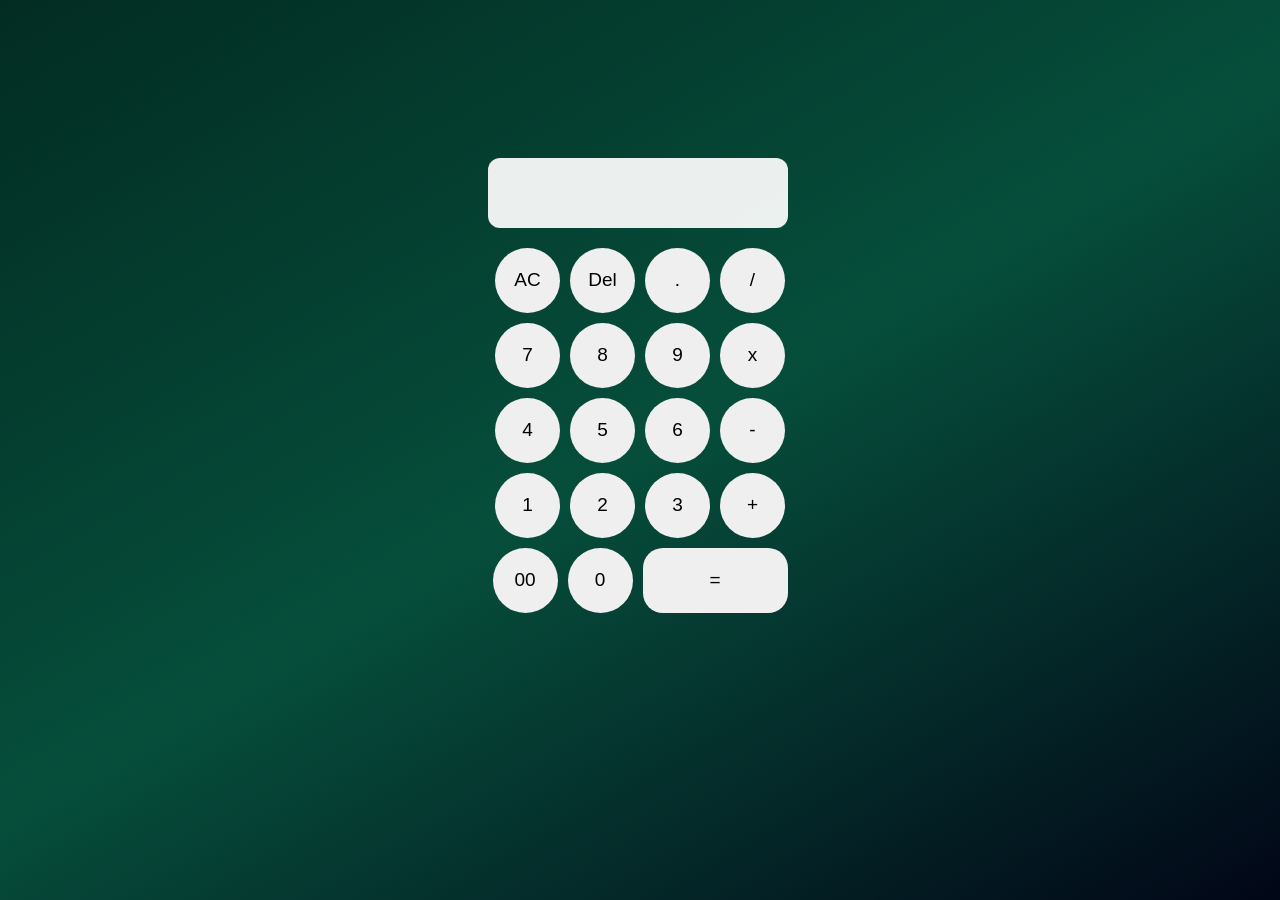
<file: apps/Calculator/index.html>
<!DOCTYPE html>
<html lang="en">

<head>
    <meta charset="UTF-8">
    <meta name="viewport" content="width=device-width, initial-scale=1.0">
    <title>Calculator</title>
</head>

<style>
    * {
        padding: 0;
        margin: 0;
        box-sizing: border-box;
    }

    body {
        min-height: 100vh;
        background: linear-gradient(150deg, #022c22, #064e3b, #020617);
        font-family: Arial, sans-serif;
        color: white;
    }

    .container {
        width: 100%;
        height: 75vh;
        padding: 30px 15px;
        display: flex;
        flex-direction: column;
        align-items: center;
        justify-content: center;
    }



    body.light {
        background: linear-gradient(150deg, #dbeafe, #f0fdf4, #e2e8f0);
        color: #020617;
    }


    .display {
        margin-top: 100px;
        position: relative;
        margin-bottom: 15px;
        width: 300px;
    }

    .display input {
        width: 100%;
        height: 70px;
        border: none;
        border-radius: 12px;
        outline: none;
        padding: 10px 15px;
        background: rgba(255, 255, 255, 0.92);
        color: #020617;
        font-size: 27px;
        text-align: right;
    }

    .display button {
        position: absolute;
        right: 8px;
        bottom: 8px;
        height: 25px;
        padding: 0 8px;
        border: none;
        border-radius: 6px;
        background: #064e3b;
        color: white;
        font-size: 11px;
        cursor: pointer;
    }

    .button {
        display: flex;
        justify-content: center;
    }

    .button input {
        width: 65px;
        height: 65px;
        margin: 5px;
        border: none;
        border-radius: 50%;
        font-size: 19px;
        cursor: pointer;
        outline: none;
        -webkit-tap-highlight-color: transparent;
        transition: transform 0.18s ease, box-shadow 0.18s ease, background 0.18s ease;
    }


    .button input:active,
    .button input.keyboard-active {
        transform: scale(0.92);
        box-shadow:
            0 2px 6px rgba(0, 0, 0, 0.45),
            0 0 10px rgba(52, 211, 153, 0.3);
    }


    .last-row input:last-child {
        width: 145px;
        border-radius: 20px;
    }
</style>

<body>

    <div class="container">
        <div class="calculator">

            <div class="display">
                <input class="m_display" type="text" readonly>
            </div>

            <div class="button">
                <input type="button" value="AC" data-action="clear">
                <input type="button" value="Del" data-action="delete">
                <input type="button" value="." data-value=".">
                <input type="button" value="/" data-value="/">
            </div>

            <div class="button">
                <input type="button" value="7" data-value="7">
                <input type="button" value="8" data-value="8">
                <input type="button" value="9" data-value="9">
                <input type="button" value="x" data-value="*">
            </div>

            <div class="button">
                <input type="button" value="4" data-value="4">
                <input type="button" value="5" data-value="5">
                <input type="button" value="6" data-value="6">
                <input type="button" value="-" data-value="-">
            </div>

            <div class="button">
                <input type="button" value="1" data-value="1">
                <input type="button" value="2" data-value="2">
                <input type="button" value="3" data-value="3">
                <input type="button" value="+" data-value="+">
            </div>

            <div class="button last-row">
                <input type="button" value="00" data-value="00">
                <input type="button" value="0" data-value="0">
                <input type="button" value="=" data-action="calculate">
            </div>

        </div>

    </div>


</body>

<script>
    const display = document.querySelector(".m_display");
    const buttons = document.querySelectorAll(".button input");
    let justCalculated = false;

    function animateButton(button) {
        if (!button) return;

        button.classList.remove("keyboard-active");
        void button.offsetWidth;
        button.classList.add("keyboard-active");
        setTimeout(() => button.classList.remove("keyboard-active"), 150);
    }

    function addValue(value) {
        if (justCalculated && /[\d.]/.test(value)) display.value = "";
        display.value += value;
        justCalculated = false;
    }

    function clearDisplay() {
        display.value = "";
        justCalculated = false;
    }

    function deleteValue() {
        display.value = display.value.slice(0, -1);
        justCalculated = false;
    }

    function evaluateExpression(expression) {
        const tokens = expression.match(/(?:\d+(?:\.\d*)?|\.\d+)|[()+\-*/]/g) || [];
        if (tokens.join("") !== expression) throw new Error("Invalid expression");

        let position = 0;

        function parsePrimary() {
            const token = tokens[position++];
            if (token === "(") {
                const value = parseExpression();
                if (tokens[position++] !== ")") throw new Error("Missing closing parenthesis");
                return value;
            }
            if (token === undefined || !/^\d|^\./.test(token)) throw new Error("Expected a number");
            return Number(token);
        }

        function parseUnary() {
            if (tokens[position] === "+") {
                position++;
                return parseUnary();
            }
            if (tokens[position] === "-") {
                position++;
                return -parseUnary();
            }
            return parsePrimary();
        }

        function parseTerm() {
            let value = parseUnary();
            while (["*", "/"].includes(tokens[position])) {
                const operator = tokens[position++];
                const next = parseUnary();
                value = operator === "*" ? value * next : value / next;
            }
            return value;
        }

        function parseExpression() {
            let value = parseTerm();
            while (["+", "-"].includes(tokens[position])) {
                const operator = tokens[position++];
                const next = parseTerm();
                value = operator === "+" ? value + next : value - next;
            }
            return value;
        }

        const result = parseExpression();
        if (position !== tokens.length || !Number.isFinite(result)) throw new Error("Invalid expression");
        return result;
    }

    function calculate() {
        if (!display.value.trim()) return;

        try {
            display.value = String(Number(evaluateExpression(display.value).toFixed(5)));
            justCalculated = true;
        } catch {
            display.value = "Error";
            justCalculated = true;
        }
    }

    buttons.forEach((button) => {
        button.addEventListener("click", () => {
            const { value, action } = button.dataset;

            if (value !== undefined) addValue(value);
            if (action === "clear") clearDisplay();
            if (action === "delete") deleteValue();
            if (action === "calculate") calculate();
        });
    });

    document.addEventListener("keydown", (event) => {
        const { key } = event;
        let button;

        if (/^[0-9.]$/.test(key) || ["+", "-", "*", "/", "(", ")"].includes(key)) {
            addValue(key);
            button = [...buttons].find((item) => item.dataset.value === key);
        } else if (key === "Enter" || key === "=") {
            event.preventDefault();
            calculate();
            button = [...buttons].find((item) => item.dataset.action === "calculate");
        } else if (key === "Backspace" || key === "Delete") {
            deleteValue();
            button = [...buttons].find((item) => item.dataset.action === "delete");
        } else if (key === "Escape") {
            clearDisplay();
            button = [...buttons].find((item) => item.dataset.action === "clear");
        }

        animateButton(button);
    });

</script>

</html>
</file>
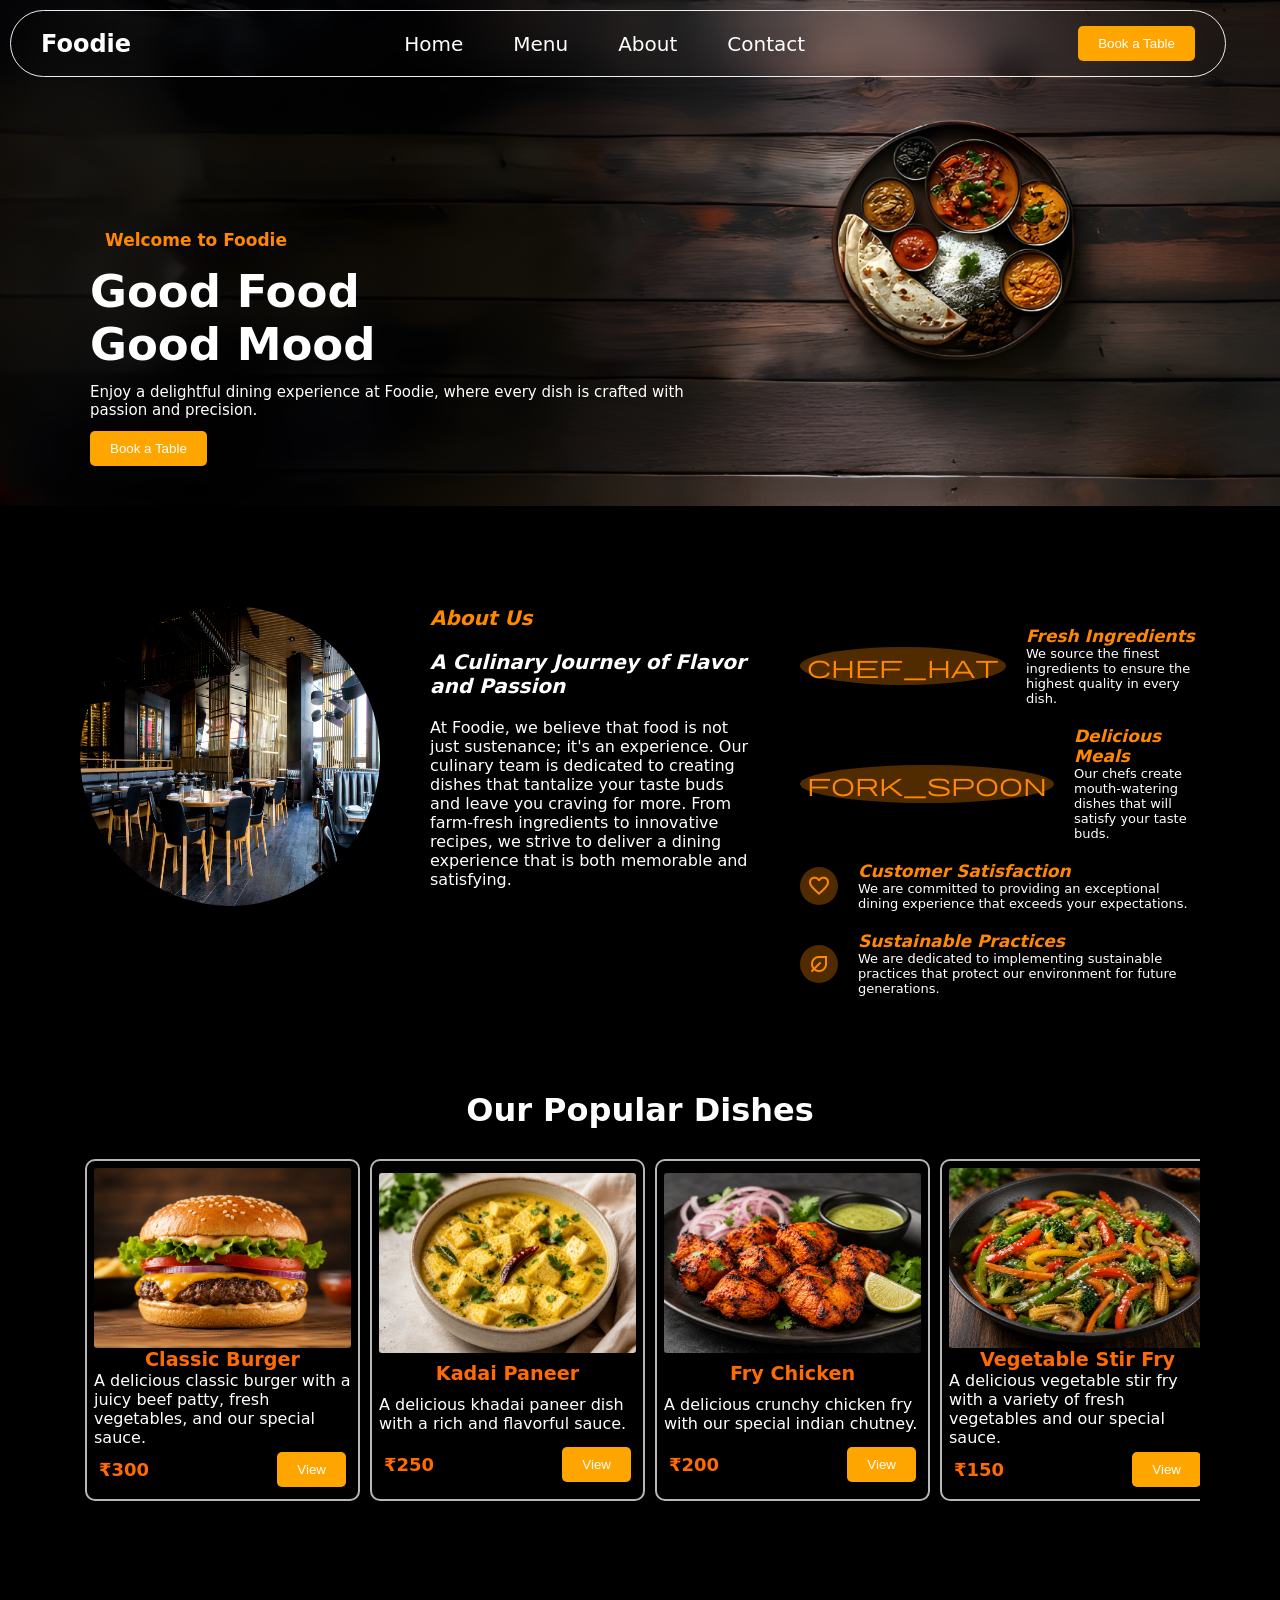
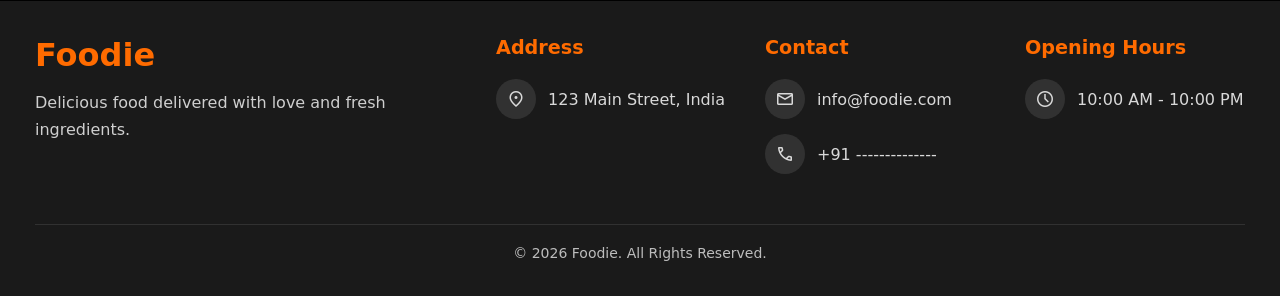
<file: apps/Foodie/index.html>
<!DOCTYPE html>
<html lang="en">

<head>
    <meta charset="UTF-8">
    <meta name="viewport" content="width=device-width, initial-scale=1.0">
    <meta name="description"
        content="Welcome to Foodie - Experience delicious food, fresh ingredients, and exceptional dining. Explore our menu and reserve your table online today.">
    <title>Foodie</title>
</head>
<link rel="stylesheet" href="./style/common.css">
<link rel="stylesheet" href="./style/style.css">
<link rel="stylesheet" href="./style/transition.css">
<link rel="shortcut icon" href="./logo.png" type="image/x-icon">
<link rel="stylesheet" href="https://fonts.googleapis.com/css2?family=Material+Symbols+Outlined" />

<body>

    <!-- nav -->


    <nav class="nav_bar">
        <h1>Foodie</h1>
        <ul>
            <li><a href="./index.html">Home</a></li>
            <li><a href="./menu.html">Menu</a></li>
            <li><a href="./about.html">About</a></li>
            <li><a href="./contact.html">Contact</a></li>
        </ul>
        <button class="book_btn"><a href="./table.html">Book a Table</a></button>
    </nav>

    <!-- header -->


    <header>

        <div class="head_main">
            <div>
                <h4>Welcome to Foodie</h4>
            </div>
            <div class="GFGM">
                <span>
                    Good Food
                </span>
                <span>
                    Good Mood
                </span>
            </div>
            <div class="head_para">
                <p>Enjoy a delightful dining experience at Foodie, where every dish is crafted with passion and
                    precision.</p>
            </div>
            <div>

                <button class="book_btn"><a href="./table.html">Book a Table</a></button>
            </div>
        </div>
    </header>

    <!-- main-->


    <main>

        <div class="parent">
            <div class="main_p1">
                <img draggable="false" src="./header_bg/table.avif" alt="" srcset="">
                <div class="main_c2">
                    <span>
                        About Us
                    </span>
                    <span>
                        A Culinary Journey of Flavor and Passion
                    </span>
                    <span>
                        At Foodie, we believe that food is not just sustenance; it's an experience. Our culinary
                        team is
                        dedicated to creating dishes that tantalize your taste buds and leave you craving for more.
                        From
                        farm-fresh ingredients to innovative recipes, we strive to deliver a dining experience that
                        is
                        both
                        memorable and satisfying.

                    </span>
                </div>
            </div>

            <div class="main_p2">
                <div class="qual"><span class="icon material-symbols-outlined">
                        chef_hat
                    </span>
                    <div>
                        <span>Fresh Ingredients</span>
                        <span>We source the finest ingredients to ensure the highest quality in every dish.</span>
                    </div>
                </div>
                <div class="qual"><span class="icon material-symbols-outlined">
                        fork_spoon
                    </span>
                    <div>
                        <span>Delicious Meals</span>
                        <span>Our chefs create mouth-watering dishes that will satisfy your taste buds.</span>
                    </div>

                </div>
                <div class="qual"><span class="icon material-symbols-outlined">
                        favorite
                    </span>
                    <div>
                        <span>Customer Satisfaction</span>
                        <span>We are committed to providing an exceptional dining experience that exceeds your
                            expectations.</span>
                    </div>
                </div>
                <div class="qual"><span class="icon material-symbols-outlined">
                        nest_eco_leaf
                    </span>
                    <div>
                        <span>Sustainable Practices</span>
                        <span>We are dedicated to implementing sustainable practices that protect our environment
                            for
                            future generations.</span>
                    </div>
                </div>
            </div>
        </div>


        <div class="parent2">
            <h1>Our Popular Dishes</h1>

            <!-- ALL DISHES -->

            <div class="dish">

                <div class="card">
                    <img draggable="false" src="./img/burger_1.png" alt="">
                    <h5 class="dish_name">Classic Burger</h5>
                    <span class="dish_desc">A delicious classic burger with a juicy beef patty, fresh vegetables, and
                        our special sauce.</span>
                    <div class="options">
                        <h6>₹300</h6>
                        <button class="book_btn">View</button>
                    </div>
                </div>

                <div class="card">
                    <img draggable="false" src="./img/paneer_2.png" alt="">
                    <h5 class="dish_name">Kadai Paneer</h5>
                    <span class="dish_desc">A delicious khadai paneer dish with a rich and flavorful sauce.</span>
                    <div class="options">
                        <h6>₹250</h6>
                        <button class="book_btn">View</button>
                    </div>
                </div>

                <div class="card">
                    <img draggable="false" src="./img/chicken_3.png" alt="">
                    <h5 class="dish_name">Fry Chicken</h5>
                    <span class="dish_desc">A delicious crunchy chicken fry with our special indian chutney.</span>
                    <div class="options">
                        <h6>₹200</h6>
                        <button class="book_btn">View</button>
                    </div>
                </div>

                <div class="card">
                    <img draggable="false" src="./img/other_4.png" alt="">
                    <h5 class="dish_name">Vegetable Stir Fry</h5>
                    <span class="dish_desc">A delicious vegetable stir fry with a variety of fresh vegetables and
                        our
                        special sauce.</span>
                    <div class="options">
                        <h6>₹150</h6>
                        <button class="book_btn">View</button>
                    </div>
                </div>

                <div class="card">
                    <img draggable="false" src="./img/pizza_5.png" alt="">
                    <h5 class="dish_name">Special Pizza</h5>
                    <span class="dish_desc">A delicious pizza with onion, capsicum, panner and more with extra
                        cheese</span>
                    <div class="options">
                        <h6>₹400</h6>
                        <button class="book_btn">View</button>
                    </div>
                </div>
            </div>
        </div>

    </main>


    <!-- footer-->


    <footer>
        <div class="footer">

            <div class="footer-logo">
                <h2>Foodie</h2>
                <p>Delicious food delivered with love and fresh ingredients.</p>
            </div>

            <div class="footer-box">
                <h3>Address</h3>
                <p>
                    <span class="material-symbols-outlined">location_on</span>
                    123 Main Street, India
                </p>
            </div>

            <div class="footer-box">
                <h3>Contact</h3>
                <p>
                    <span class="material-symbols-outlined">mail</span>
                    info@foodie.com
                </p>

                <p>
                    <span class="material-symbols-outlined">phone</span>
                    +91 --------------
                </p>
            </div>

            <div class="footer-box">
                <h3>Opening Hours</h3>
                <p>
                    <span class="material-symbols-outlined">schedule</span>
                    10:00 AM - 10:00 PM
                </p>
            </div>

        </div>

        <hr>

        <div class="copyright">
            © 2026 Foodie. All Rights Reserved.
        </div>
    </footer>
</body>

</html>
</file>
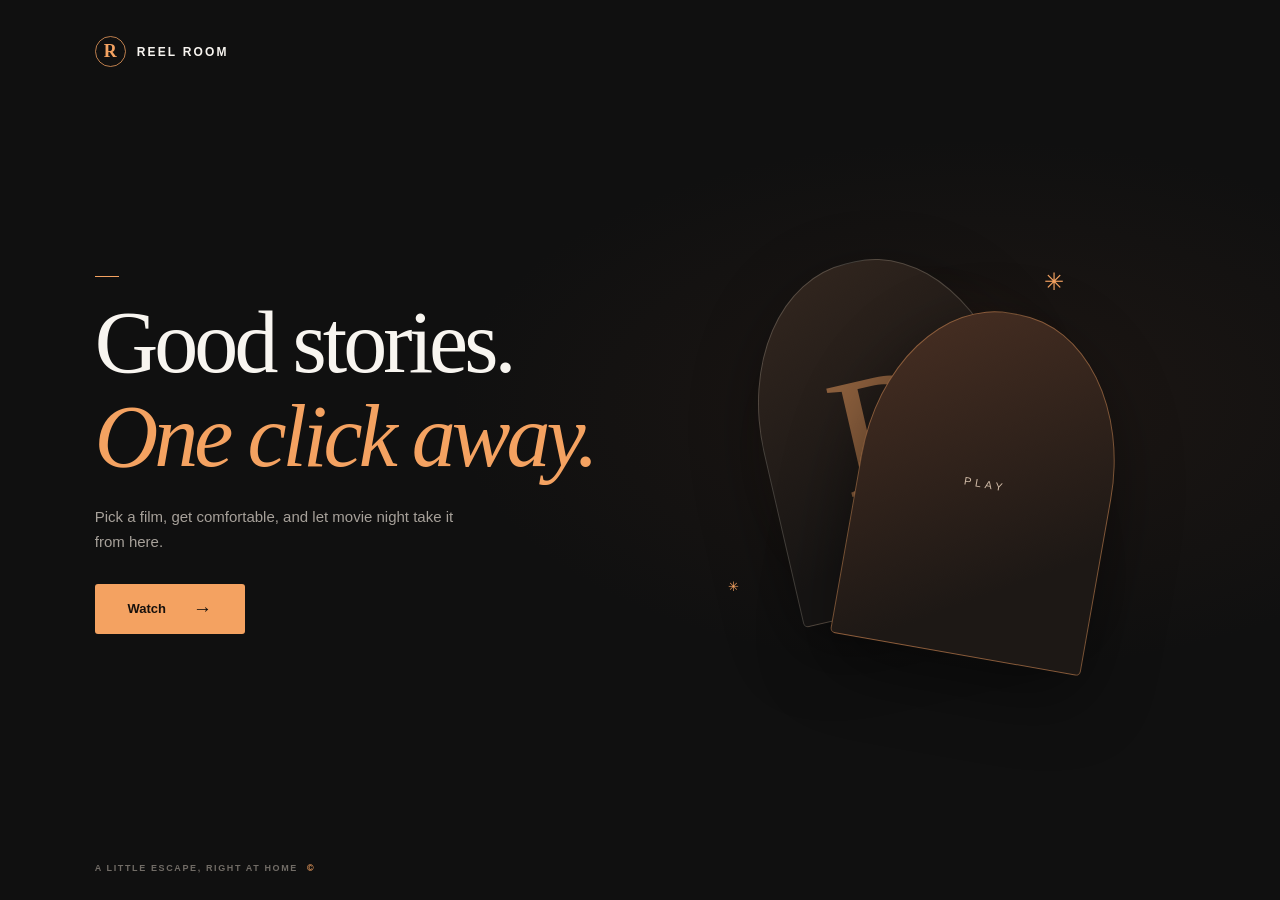
<file: apps/Movie/index.html>
<!doctype html>
<html lang="en">
  <head>
    <meta charset="utf-8">
    <meta name="viewport" content="width=device-width, initial-scale=1">
    <meta name="theme-color" content="#101010">
    <title>Reel Room — Your movie night starts here</title>
    <link rel="stylesheet" href="styles.css">
  </head>
  <body class="welcome-page">
    <main class="welcome">
      <a class="wordmark" href="index.html" aria-label="Reel Room home">
        <span class="wordmark-icon" aria-hidden="true">R</span>
        <span>REEL ROOM</span>
      </a>

      <div class="welcome-copy">
        <p class="eyebrow"><span class="eyebrow-line"></span></p>
        <h1>Good stories.<br><span>One click away.</span></h1>
        <p class="welcome-description">
          Pick a film, get comfortable, and let movie night take it from here.
        </p>
        <a class="button button-primary watch-button" href="movie.html">
          Watch <span aria-hidden="true">→</span>
        </a>
      </div>

      <div class="welcome-art" aria-hidden="true">
        <div class="art-glow"></div>
        <div class="film-frame film-frame-back"><span>R</span></div>
        <div class="film-frame film-frame-front"><span>PLAY</span></div>
        <span class="art-star star-one">✳</span>
        <span class="art-star star-two">✳</span>
      </div>

      <p class="welcome-footer">A LITTLE ESCAPE, RIGHT AT HOME <span>©</span></p>
    </main>
  </body>
</html>
</file>
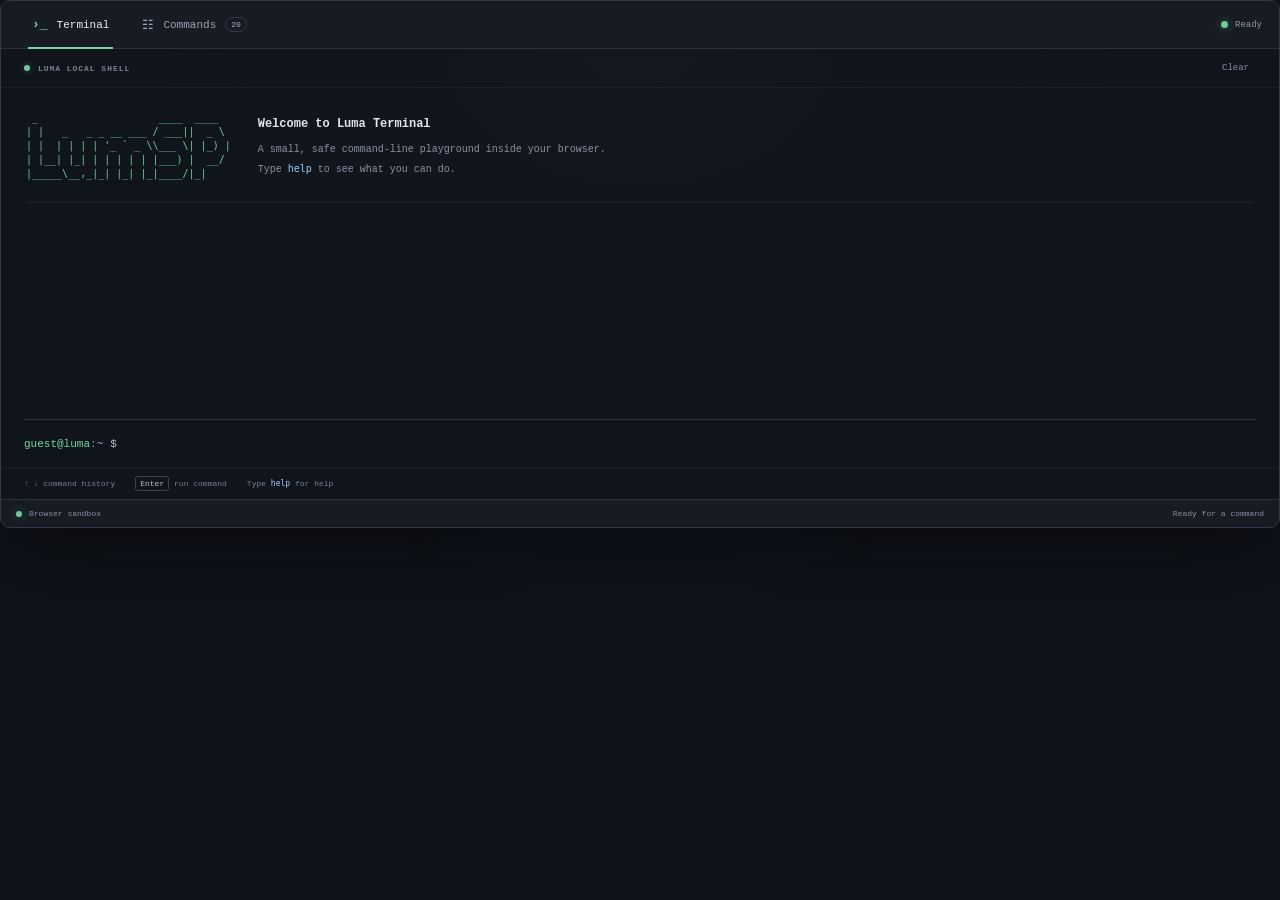
<file: apps/Terminal/index.html>
<!doctype html>
<html lang="en">
  <head>
    <meta charset="utf-8">
    <meta name="viewport" content="width=device-width, initial-scale=1">
    <meta name="theme-color" content="#10131a">
    <title>Terminal — Luma OS</title>
    <link rel="stylesheet" href="style.css">
    <script src="app.js" defer></script>
  </head>
  <body>
    <main class="terminal-window">

      <nav class="tabs" aria-label="Terminal tabs">
        <button class="tab active" type="button" role="tab" aria-selected="true" aria-controls="terminal-panel" id="terminal-tab" data-tab="terminal">
          <span class="tab-icon" aria-hidden="true">›_</span> Terminal
        </button>
        <button class="tab" type="button" role="tab" aria-selected="false" aria-controls="commands-panel" id="commands-tab" data-tab="commands">
          <span class="tab-icon list-icon" aria-hidden="true">☷</span> Commands
          <span class="command-count">20</span>
        </button>
        <span class="tab-spacer"></span>
        <span class="session-state"><span class="status-dot"></span> Ready</span>
      </nav>

      <section class="tab-panel terminal-panel" id="terminal-panel" role="tabpanel" aria-labelledby="terminal-tab">
        <div class="terminal-meta">
          <span class="session-label"><span class="green-dot"></span> LUMA LOCAL SHELL</span>
          <button class="clear-button" id="clear-button" type="button" title="Clear terminal output">Clear</button>
        </div>
        <div class="terminal-output" id="terminal-output" aria-live="polite" aria-label="Terminal output">
          <div class="welcome-banner">
            <pre class="ascii-logo" aria-hidden="true"> _                    ____  ____  
| |   _   _ _ __ ___ / ___||  _ \ 
| |  | | | | '_ ` _ \\___ \| |_) |
| |__| |_| | | | | | |___) |  __/ 
|_____\__,_|_| |_| |_|____/|_|</pre>
            <div class="welcome-text">
              <p class="welcome-title">Welcome to Luma Terminal</p>
              <p>A small, safe command-line playground inside your browser.</p>
              <p>Type <code>help</code> to see what you can do.</p>
            </div>
          </div>
        </div>
        <form class="command-form" id="command-form" autocomplete="off">
          <label class="prompt" for="command-input"><span class="prompt-user">guest@luma</span><span class="prompt-colon">:</span><span class="prompt-path" id="prompt-path">~</span><span class="prompt-dollar">$</span></label>
          <input id="command-input" name="command" type="text" spellcheck="false" aria-label="Enter a terminal command" autofocus>
          <span class="cursor-block" aria-hidden="true"></span>
        </form>
        <footer class="terminal-footer">
          <span>↑ ↓ command history</span><span><kbd>Enter</kbd> run command</span><span>Type <code>help</code> for help</span>
        </footer>
      </section>

      <section class="tab-panel commands-panel" id="commands-panel" role="tabpanel" aria-labelledby="commands-tab" hidden>
        <div class="commands-heading">
          <div>
            <p class="eyebrow">QUICK REFERENCE</p>
            <h1>Available commands</h1>
            <p>Choose a command to see what it does, or click <strong>Run</strong> to try it.</p>
          </div>
          <span class="total-commands"><strong>20</strong> commands</span>
        </div>
        <div class="command-list" id="command-list"></div>
        <p class="commands-note"><span aria-hidden="true">ⓘ</span> This is a browser-based demo shell. Commands run in this page only; they do not access or change your computer.</p>
      </section>

      <footer class="statusbar">
        <span class="status-left"><span class="status-dot"></span> Browser sandbox</span>
        <span id="status-message">Ready for a command</span>
      </footer>
    </main>
  </body>
</html>
</file>
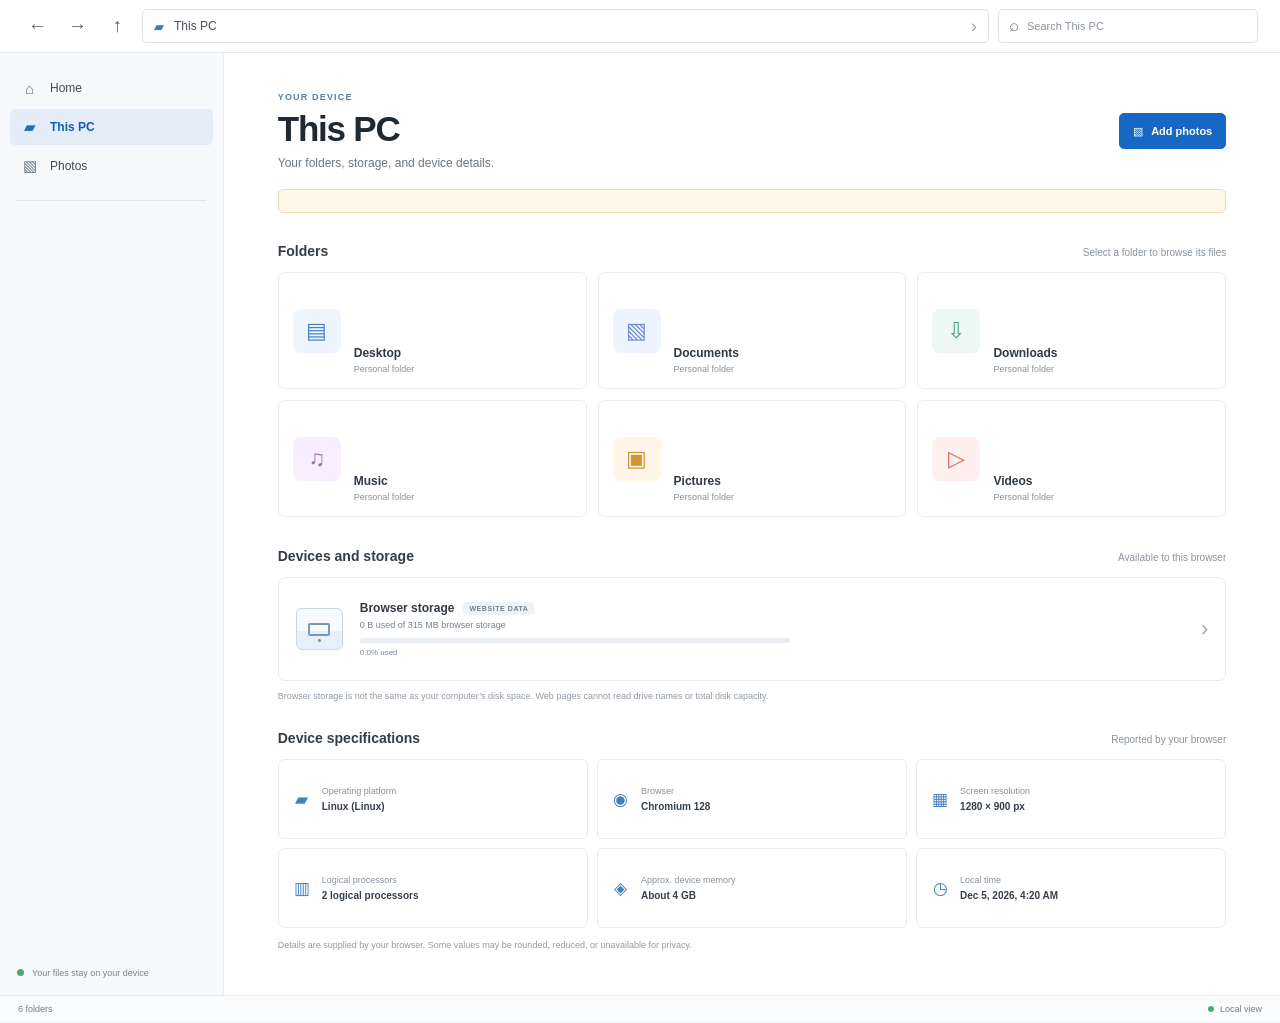
<file: apps/This PC/index.html>
<!doctype html>
<html lang="en">

<head>
  <meta charset="utf-8">
  <meta name="viewport" content="width=device-width, initial-scale=1">
  <meta name="theme-color" content="#f3f5f8">
  <title>This PC</title>
  <link rel="stylesheet" href="style.css">
  <script src="app.js" defer></script>
</head>

<body>
  <div class="app-shell">

    <div class="toolbar">
      <button class="icon-button" id="back-button" type="button" aria-label="Go back" title="Go back">←</button>
      <button class="icon-button" id="forward-button" type="button" aria-label="Go forward"
        title="Go forward">→</button>
      <button class="icon-button" id="up-button" type="button" aria-label="Go to This PC"
        title="Go to This PC">↑</button>
      <div class="address-bar">
        <span class="address-icon" aria-hidden="true">▰</span>
        <span id="address-label">This PC</span>
        <span class="address-chevron" aria-hidden="true">›</span>
      </div>
      <label class="search-box">
        <span aria-hidden="true">⌕</span>
        <input id="search-input" type="search" placeholder="Search This PC" aria-label="Search This PC">
      </label>
    </div>

    <div class="workspace">
      <aside class="sidebar" aria-label="Navigation">
        <nav class="side-nav">
          <button class="nav-item" type="button" data-view="home">
            <span class="nav-icon icon-home" aria-hidden="true">⌂</span> Home
          </button>
          <button class="nav-item active" type="button" data-view="pc" aria-current="page">
            <span class="nav-icon icon-pc" aria-hidden="true">▰</span> This PC
          </button>
          <button class="nav-item" type="button" data-view="photos">
            <span class="nav-icon icon-photos" aria-hidden="true">▧</span> Photos
          </button>
        </nav>
        <div class="sidebar-divider"></div>
        
        <div class="sidebar-footer">
          <span class="privacy-dot" aria-hidden="true"></span>
          <span>Your files stay on your device</span>
        </div>
      </aside>

      <main class="main-panel">
        <section id="pc-view" class="content-view" aria-labelledby="page-title">
          <div class="page-heading">
            <div>
              <p class="overline">YOUR DEVICE</p>
              <h1 id="page-title">This PC</h1>
              <p class="subheading">Your folders, storage, and device details.</p>
            </div>
            <button class="primary-button" id="open-photos-button" type="button">
              <span aria-hidden="true">▧</span> Add photos
            </button>
          </div>

          <div id="folder-notice" class="notice" role="status" hidden></div>
          <section class="content-section" aria-labelledby="folders-title">
            <div class="section-heading">
              <h2 id="folders-title">Folders</h2>
              <span class="section-hint">Select a folder to browse its files</span>
            </div>
            <div class="folder-grid">
              <button class="folder-card folder-desktop" type="button" data-folder="Desktop">
                <span class="folder-illustration" aria-hidden="true"><span class="folder-glyph">▤</span></span>
                <span class="folder-card-name">Desktop</span><span class="folder-card-type">Personal folder</span>
              </button>
              <button class="folder-card folder-documents" type="button" data-folder="Documents">
                <span class="folder-illustration" aria-hidden="true"><span class="folder-glyph">▧</span></span>
                <span class="folder-card-name">Documents</span><span class="folder-card-type">Personal folder</span>
              </button>
              <button class="folder-card folder-downloads" type="button" data-folder="Downloads">
                <span class="folder-illustration" aria-hidden="true"><span class="folder-glyph">⇩</span></span>
                <span class="folder-card-name">Downloads</span><span class="folder-card-type">Personal folder</span>
              </button>
              <button class="folder-card folder-music" type="button" data-folder="Music">
                <span class="folder-illustration" aria-hidden="true"><span class="folder-glyph">♫</span></span>
                <span class="folder-card-name">Music</span><span class="folder-card-type">Personal folder</span>
              </button>
              <button class="folder-card folder-pictures" type="button" data-folder="Pictures">
                <span class="folder-illustration" aria-hidden="true"><span class="folder-glyph">▣</span></span>
                <span class="folder-card-name">Pictures</span><span class="folder-card-type">Personal folder</span>
              </button>
              <button class="folder-card folder-videos" type="button" data-folder="Videos">
                <span class="folder-illustration" aria-hidden="true"><span class="folder-glyph">▷</span></span>
                <span class="folder-card-name">Videos</span><span class="folder-card-type">Personal folder</span>
              </button>
            </div>
          </section>

          <section class="content-section drive-section" aria-labelledby="devices-title">
            <div class="section-heading">
              <h2 id="devices-title">Devices and storage</h2>
              <span class="section-hint">Available to this browser</span>
            </div>
            <article class="drive-card">
              <div class="drive-icon" aria-hidden="true">
                <span class="drive-screen"></span><span class="drive-light"></span>
              </div>
              <div class="drive-details">
                <div class="drive-title-row">
                  <h3>Browser storage</h3>
                  <span class="storage-badge">WEBSITE DATA</span>
                </div>
                <p id="storage-caption">Checking available browser storage…</p>
                <div class="storage-track" role="img" aria-label="Browser storage usage">
                  <span id="storage-fill"></span>
                </div>
                <p class="storage-amount" id="storage-amount"></p>
              </div>
              <span class="drive-arrow" aria-hidden="true">›</span>
            </article>
            <p class="storage-disclaimer">
              Browser storage is not the same as your computer’s disk space. Web pages cannot read drive names or total
              disk capacity.
            </p>
          </section>

          <section class="content-section device-section" aria-labelledby="device-title">
            <div class="section-heading">
              <h2 id="device-title">Device specifications</h2>
              <span class="section-hint">Reported by your browser</span>
            </div>
            <div class="spec-grid">
              <article class="spec-card"><span class="spec-icon" aria-hidden="true">▰</span><span
                  class="spec-label">Operating platform</span><strong id="platform-value">Detecting…</strong></article>
              <article class="spec-card"><span class="spec-icon" aria-hidden="true">◉</span><span
                  class="spec-label">Browser</span><strong id="browser-value">Detecting…</strong></article>
              <article class="spec-card"><span class="spec-icon" aria-hidden="true">▦</span><span
                  class="spec-label">Screen resolution</span><strong id="screen-value">Detecting…</strong></article>
              <article class="spec-card"><span class="spec-icon" aria-hidden="true">▥</span><span
                  class="spec-label">Logical processors</span><strong id="cpu-value">Detecting…</strong></article>
              <article class="spec-card"><span class="spec-icon" aria-hidden="true">◈</span><span
                  class="spec-label">Approx. device memory</span><strong id="memory-value">Detecting…</strong></article>
              <article class="spec-card"><span class="spec-icon" aria-hidden="true">◷</span><span
                  class="spec-label">Local time</span><strong id="time-value">Detecting…</strong></article>
            </div>
            <p class="privacy-note">Details are supplied by your browser. Some values may be rounded, reduced, or
              unavailable for privacy.</p>
          </section>
        </section>

        <section id="photos-view" class="content-view" aria-labelledby="photos-title" hidden>
          <div class="page-heading">
            <div>
              <p class="overline">YOUR COLLECTION</p>
              <h1 id="photos-title">Photos</h1>
              <p class="subheading" id="photos-subheading">Browse photos from your local photos folder.</p>
            </div>
            <button class="primary-button" id="choose-photos-button" type="button">
              <span aria-hidden="true">＋</span> Choose photos folder
            </button>
          </div>
          <div class="privacy-banner"><span aria-hidden="true">ⓘ</span> Photos are opened locally in your browser and
            are never uploaded.</div>
          <div id="photo-empty" class="empty-state">
            <div class="empty-art" aria-hidden="true"><span>▧</span></div>
            <h2>Your photo gallery is ready</h2>
            <p>Choose the <strong>photos</strong> folder to display the images you add there.</p>
            <button class="secondary-button" id="empty-choose-button" type="button">Choose photos folder</button>
            <p class="supported-formats">Supports JPG, PNG, GIF, WebP, BMP, and AVIF</p>
          </div>
          <div id="photo-grid" class="photo-grid" aria-live="polite"></div>
        </section>

        <section id="folder-view" class="content-view" aria-labelledby="folder-title" hidden>
          <div class="page-heading">
            <div>
              <p class="overline">LOCAL FOLDER</p>
              <h1 id="folder-title">Folder</h1>
              <p class="subheading" id="folder-subheading">Choose a folder to browse its contents.</p>
            </div>
            <button class="secondary-button" id="select-folder-button" type="button">Choose folder</button>
          </div>
          <div id="folder-grid" class="file-grid" aria-live="polite"></div>
          <div id="folder-empty" class="empty-state compact-empty">
            <div class="empty-art" aria-hidden="true"><span>▤</span></div>
            <h2>No folder selected</h2>
            <p>Choose a folder to view its files here. This PC cannot open folders without your permission.</p>
          </div>
        </section>
      </main>
    </div>
    <footer class="status-bar">
      <span id="status-count">6 folders</span>
      <span class="status-right"><span class="status-led" aria-hidden="true"></span> Local view</span>
    </footer>
  </div>

  <input id="directory-input" class="visually-hidden" type="file" webkitdirectory directory multiple>
  <input id="photos-input" class="visually-hidden" type="file" webkitdirectory directory multiple accept="image/*">
</body>

</html>
</file>
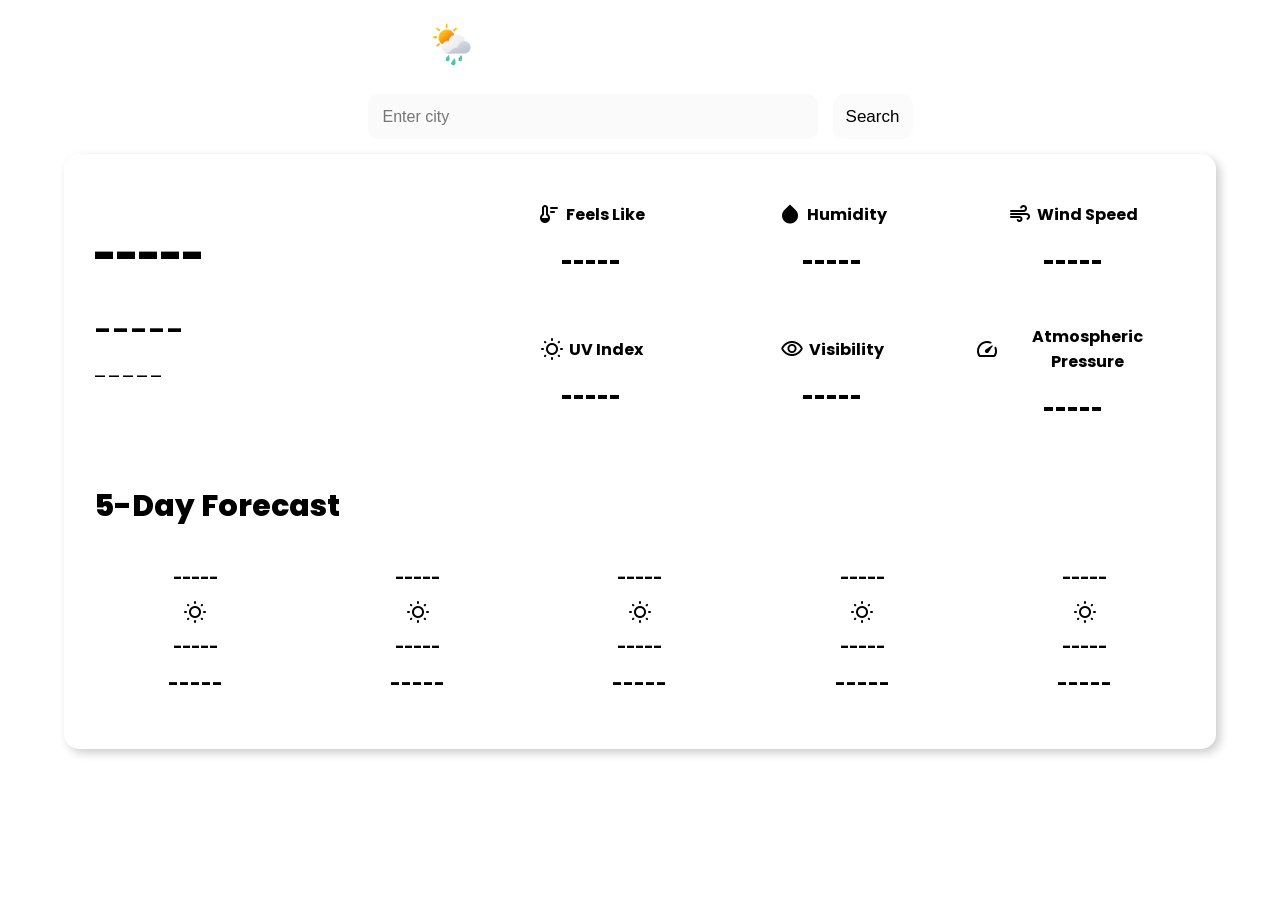
<file: apps/Weather/index.html>
<!DOCTYPE html>
<html lang="en">

<head>
    <meta charset="UTF-8">
    <meta name="viewport" content="width=device-width, initial-scale=1.0">
    
    <title>Weather Updates - Live Weather Forecast</title>

    <!-- Google Material Symbols -->
    <link rel="stylesheet"
        href="https://fonts.googleapis.com/css2?family=Material+Symbols+Rounded:opsz,wght,FILL,GRAD@20..48,400,0,0">

    <!-- Fonts -->
    <style>
        @import url('https://fonts.googleapis.com/css2?family=Poppins:ital,wght@0,100;0,200;0,300;0,400;0,500;0,600;0,700;0,800;0,900;1,100;1,200;1,300;1,400;1,500;1,600;1,700;1,800;1,900&display=swap');
    </style>

    <!-- Logo -->
</head>

<style>
    * {
        padding: 0;
        margin: 0;
        box-sizing: border-box;
    }

    body {
        min-height: 100vh;
        display: flex;
        flex-direction: column;
        align-items: center;
        font-family: "Poppins";
    }


    nav {
        width: 100%;
        padding: 15px;
        display: flex;
        flex-direction: column;
        align-items: center;
        gap: 20px;
        color: #ffffff;
    }


    nav h1 {
        font-size: 30px;
        padding: 7px;
    }


    nav span {
        display: flex;
        align-items: center;
        gap: 15px;
    }


    nav span img {
        height: 50px;
        width: 50px;
    }


    nav input {
        width: 450px;
        max-width: 60vw;
        font-size: 25px;
        height: 45px;
        border-radius: 10px;
        padding: 7px 15px;
        background-color: rgba(248, 248, 248, 0.7);
        color: black;
        border: none;
        outline: none;
        font-size: 16px;
    }


    nav button {
        width: 80px;
        height: 45px;
        border: none;
        border-radius: 10px;
        font-size: 17px;
        background-color: rgba(248, 248, 248, 0.623);
        cursor: pointer;
    }


    nav button:hover {
        background-color: rgba(255, 255, 255, 0.764);
    }


    .main {
        width: 90%;
        max-width: 1500px;
        min-height: 500px;
        height: fit-content;
        background-color: rgba(255, 255, 255, 0.1);
        backdrop-filter: blur(3px);
        box-shadow: 4px 4px 10px rgba(0, 0, 0, 0.2);
        border-radius: 15px;
        padding: 30px;
        margin-bottom: 40px;
    }


    .sec1 {
        display: grid;
        grid-template-columns: minmax(300px, 1fr) 2fr;
        gap: 30px;
        align-items: center;
    }


    .location {
        font-size: clamp(28px, 3vw, 40px);
        font-weight: 1000;
        text-transform: capitalize;
    }


    .temp {
        display: flex;
        align-items: center;
        margin-top: 25px;
        gap: 25px;
    }


    .temp>span {
        font-size: 30px;
        font-weight: 600;
    }


    .temp div {
        display: flex;
        flex-direction: column;
        gap: 5px;
    }


    .temp div span:first-child {
        font-size: 30px;
        font-weight: 600;
    }


    .temp div span:last-child {
        font-size: 25px;
        font-weight: 300;
    }


    .sec1>section:nth-child(2) {
        display: grid;
        grid-template-columns: repeat(3, 1fr);
        gap: 15px;
    }


    .sec1>section:nth-child(2)>div {
        display: contents;
    }


    .card {
        text-align: center;
        width: 100%;
        min-height: 110px;
        border-radius: 10px;
        padding: 15px;
        background-color: white;
        display: flex;
        flex-direction: column;
        align-items: center;
        justify-content: center;
        margin: 0;
        box-sizing: border-box;
    }


    .card span {
        display: flex;
        align-items: center;
        justify-content: center;
        gap: 5px;
        margin-bottom: 10px;
    }


    .card span img {
        height: 22px;
        width: 22px;
        object-fit: contain;
    }


    .card h3 {
        padding-bottom: 10px;
        font-size: 16px;
    }


    .card h2 {
        font-size: 20px;
        font-weight: 900;
    }


    .sec2 {
        margin-top: 45px;
    }


    .sec2 h1 {
        font-size: 30px;
        font-weight: 800;
        margin-bottom: 15px;
    }


    .forcast_p {
        display: grid;
        grid-template-columns: repeat(5, 1fr);
        gap: 20px;
    }


    .forcast_p .forcast {
        display: flex;
        flex-direction: column;
        align-items: center;
        justify-content: center;
        min-height: 175px;
        width: 100%;
        background-color: white;
        border-radius: 7px;
        padding: 15px;
        gap: 10px;
        text-align: center;
    }


    .forcast img {
        height: 50px;
        width: 50px;
        object-fit: contain;
    }


    .forcast h3 {
        font-size: 16px;
    }


    .forcast h4 {
        font-size: 16px;
    }


    .forcast h2 {
        font-size: 19px;
    }

</style>

<body>

    <!-- ================= NAVBAR ================= -->

    <nav>

        <span>
            <img draggable="false" src="../../img/Weather.png" alt="logo">
            <h1>Live Weather Forecast</h1>
        </span>

        <span>
            <!-- City input -->
            <input type="text" id="city" placeholder="Enter city">

            <!-- Search button -->
            <button onclick="longitude_latitude()">Search</button>
        </span>

    </nav>


    <!-- ================= MAIN ================= -->

    <div class="main">


        <!-- ================= CURRENT WEATHER ================= -->

        <section class="sec1">


            <!-- Location + Temperature -->

            <section>

                <!-- City name -->
                <h1 class="location">-----</h1>


                <div class="temp">

                    <div>

                        <!-- Current temperature -->
                        <span id="current_temp">-----</span>

                        <!-- Weather type -->
                        <span id="weather_type">-----</span>

                    </div>

                </div>

            </section>



            <!-- ================= WEATHER CARDS ================= -->

            <section>


                <!-- First row -->

                <div class="sec_c1">


                    <!-- Feels Like -->

                    <div class="card">

                        <span>
                            <span class="material-symbols-rounded">
                                thermostat
                            </span>

                            <h3>Feels Like</h3>
                        </span>

                        <h2 id="feels_like">-----</h2>

                    </div>



                    <!-- Humidity -->

                    <div class="card">

                        <span>
                            <span class="material-symbols-rounded">
                                humidity_high
                            </span>

                            <h3>Humidity</h3>
                        </span>

                        <h2 id="humidity">-----</h2>

                    </div>



                    <!-- Wind Speed -->

                    <div class="card">

                        <span>
                            <span class="material-symbols-rounded">
                                air
                            </span>

                            <h3>Wind Speed</h3>
                        </span>

                        <h2 id="wind_speed">-----</h2>

                    </div>

                </div>



                <!-- Second row -->

                <div class="sec_c2">


                    <!-- UV Index -->

                    <div class="card">

                        <span>
                            <span class="material-symbols-rounded">
                                wb_sunny
                            </span>

                            <h3>UV Index</h3>
                        </span>

                        <h2 id="uv_index">-----</h2>

                    </div>



                    <!-- Visibility -->

                    <div class="card">

                        <span>
                            <span class="material-symbols-rounded">
                                visibility
                            </span>

                            <h3>Visibility</h3>
                        </span>

                        <h2 id="visibility">-----</h2>

                    </div>



                    <!-- Atmospheric Pressure -->

                    <div class="card">

                        <span>
                            <span class="material-symbols-rounded">
                                speed
                            </span>

                            <h3>Atmospheric Pressure</h3>
                        </span>

                        <h2 id="atmospheric_pressure">-----</h2>

                    </div>

                </div>

            </section>

        </section>



        <!-- ================= 5 DAY FORECAST ================= -->

        <section class="sec2">

            <h1>5-Day Forecast</h1>


            <div class="forcast_p">


                <!-- Forecast Day 1 -->

                <div class="forcast">

                    <h3>-----</h3>

                    <span class="material-symbols-rounded forecast-icon">
                        wb_sunny
                    </span>

                    <h4>-----</h4>

                    <h2>-----</h2>

                </div>



                <!-- Forecast Day 2 -->

                <div class="forcast">

                    <h3>-----</h3>

                    <span class="material-symbols-rounded forecast-icon">
                        wb_sunny
                    </span>

                    <h4>-----</h4>

                    <h2>-----</h2>

                </div>



                <!-- Forecast Day 3 -->

                <div class="forcast">

                    <h3>-----</h3>

                    <span class="material-symbols-rounded forecast-icon">
                        wb_sunny
                    </span>

                    <h4>-----</h4>

                    <h2>-----</h2>

                </div>



                <!-- Forecast Day 4 -->

                <div class="forcast">

                    <h3>-----</h3>

                    <span class="material-symbols-rounded forecast-icon">
                        wb_sunny
                    </span>

                    <h4>-----</h4>

                    <h2>-----</h2>

                </div>



                <!-- Forecast Day 5 -->

                <div class="forcast">

                    <h3>-----</h3>

                    <span class="material-symbols-rounded forecast-icon">
                        wb_sunny
                    </span>

                    <h4>-----</h4>

                    <h2>-----</h2>

                </div>


            </div>

        </section>

    </div>

</body>
<script>
    function getWeatherType(code) {

        if (code === 0) {
            return "Clear Sky";
        }

        if (code === 1) {
            return "Mainly Clear";
        }

        if (code === 2) {
            return "Partly Cloudy";
        }

        if (code === 3) {
            return "Overcast";
        }

        if (code >= 45 && code <= 48) {
            return "Foggy";
        }

        if (code >= 51 && code <= 57) {
            return "Drizzle";
        }

        if (code >= 61 && code <= 67) {
            return "Rainy";
        }

        if (code >= 71 && code <= 77) {
            return "Snowy";
        }

        if (code >= 80 && code <= 82) {
            return "Rain Showers";
        }

        if (code >= 85 && code <= 86) {
            return "Snow Showers";
        }

        if (code >= 95 && code <= 99) {
            return "Thunderstorm";
        }

        return "Unknown";
    }


    function getWeatherIcon(code) {

        if (code === 0) {
            return "wb_sunny";
        }

        if (code === 1) {
            return "wb_sunny";
        }

        if (code === 2) {
            return "partly_cloudy_day";
        }

        if (code === 3) {
            return "cloud";
        }

        if (code >= 45 && code <= 48) {
            return "foggy";
        }

        if (code >= 51 && code <= 57) {
            return "rainy";
        }

        if (code >= 61 && code <= 67) {
            return "rainy";
        }

        if (code >= 71 && code <= 77) {
            return "weather_snowy";
        }

        if (code >= 80 && code <= 82) {
            return "rainy";
        }

        if (code >= 85 && code <= 86) {
            return "weather_snowy";
        }

        if (code >= 95 && code <= 99) {
            return "thunderstorm";

        }

        return "cloud";
    }


    async function longitude_latitude() {


        const city = document.getElementById("city").value;


        const geoURL =
            `https://geocoding-api.open-meteo.com/v1/search` +
            `?name=${encodeURIComponent(city)}` +
            `&count=1` +
            `&language=en` +
            `&format=json`;

        const geoResponse = await fetch(geoURL);

        const geoData = await geoResponse.json();

        const latitude = geoData.results[0].latitude;

        const longitude = geoData.results[0].longitude;


        const weatherURL =
            `https://api.open-meteo.com/v1/forecast` +
            `?latitude=${latitude}` +
            `&longitude=${longitude}` +
            `&current=temperature_2m,apparent_temperature,relative_humidity_2m,wind_speed_10m,visibility,surface_pressure,weather_code` +
            `&daily=temperature_2m_max,temperature_2m_min,uv_index_max,weather_code` +
            `&timezone=auto` +
            `&forecast_days=5`;

        const response = await fetch(weatherURL);

        const weatherData = await response.json();

        const location = document.querySelector(".location");

        location.innerText = city;

        const temperature =
            document.getElementById("current_temp");

        temperature.innerText =
            weatherData.current.temperature_2m + "°C";

        const weatherType =
            document.getElementById("weather_type");

        weatherType.innerText =
            getWeatherType(weatherData.current.weather_code);

        const feelsLike =
            document.getElementById("feels_like");

        feelsLike.innerText =
            weatherData.current.apparent_temperature + "°C";

        const humidity =
            document.getElementById("humidity");

        humidity.innerText =
            weatherData.current.relative_humidity_2m + "%";

        const windSpeed =
            document.getElementById("wind_speed");

        windSpeed.innerText =
            weatherData.current.wind_speed_10m + " m/s";

        const uvIndex =
            document.getElementById("uv_index");

        uvIndex.innerText =
            weatherData.daily.uv_index_max[0];

        const visibility =
            document.getElementById("visibility");

        visibility.innerText =
            weatherData.current.visibility + " m";

        const atmosphericPressure =
            document.getElementById("atmospheric_pressure");

        atmosphericPressure.innerText =
            weatherData.current.surface_pressure + " hPa";

        const forecastCards =
            document.querySelectorAll(".forcast");

        for (let i = 0; i < 5; i++) {


            forecastCards[i].querySelector("h3").innerText =
                weatherData.daily.time[i];


            forecastCards[i].querySelector("h4").innerText =
                getWeatherType(
                    weatherData.daily.weather_code[i]
                );

            forecastCards[i].querySelector("h2").innerText =
                weatherData.daily.temperature_2m_max[i] +
                "°C";

            forecastCards[i]
                .querySelector(".forecast-icon")
                .innerText =
                getWeatherIcon(
                    weatherData.daily.weather_code[i]
                );

        }

    }

    document.getElementById("city").addEventListener("keydown", function (event) {

        if (event.key === "Enter") {
            longitude_latitude();
        }

    });
</script>

</html>
</file>
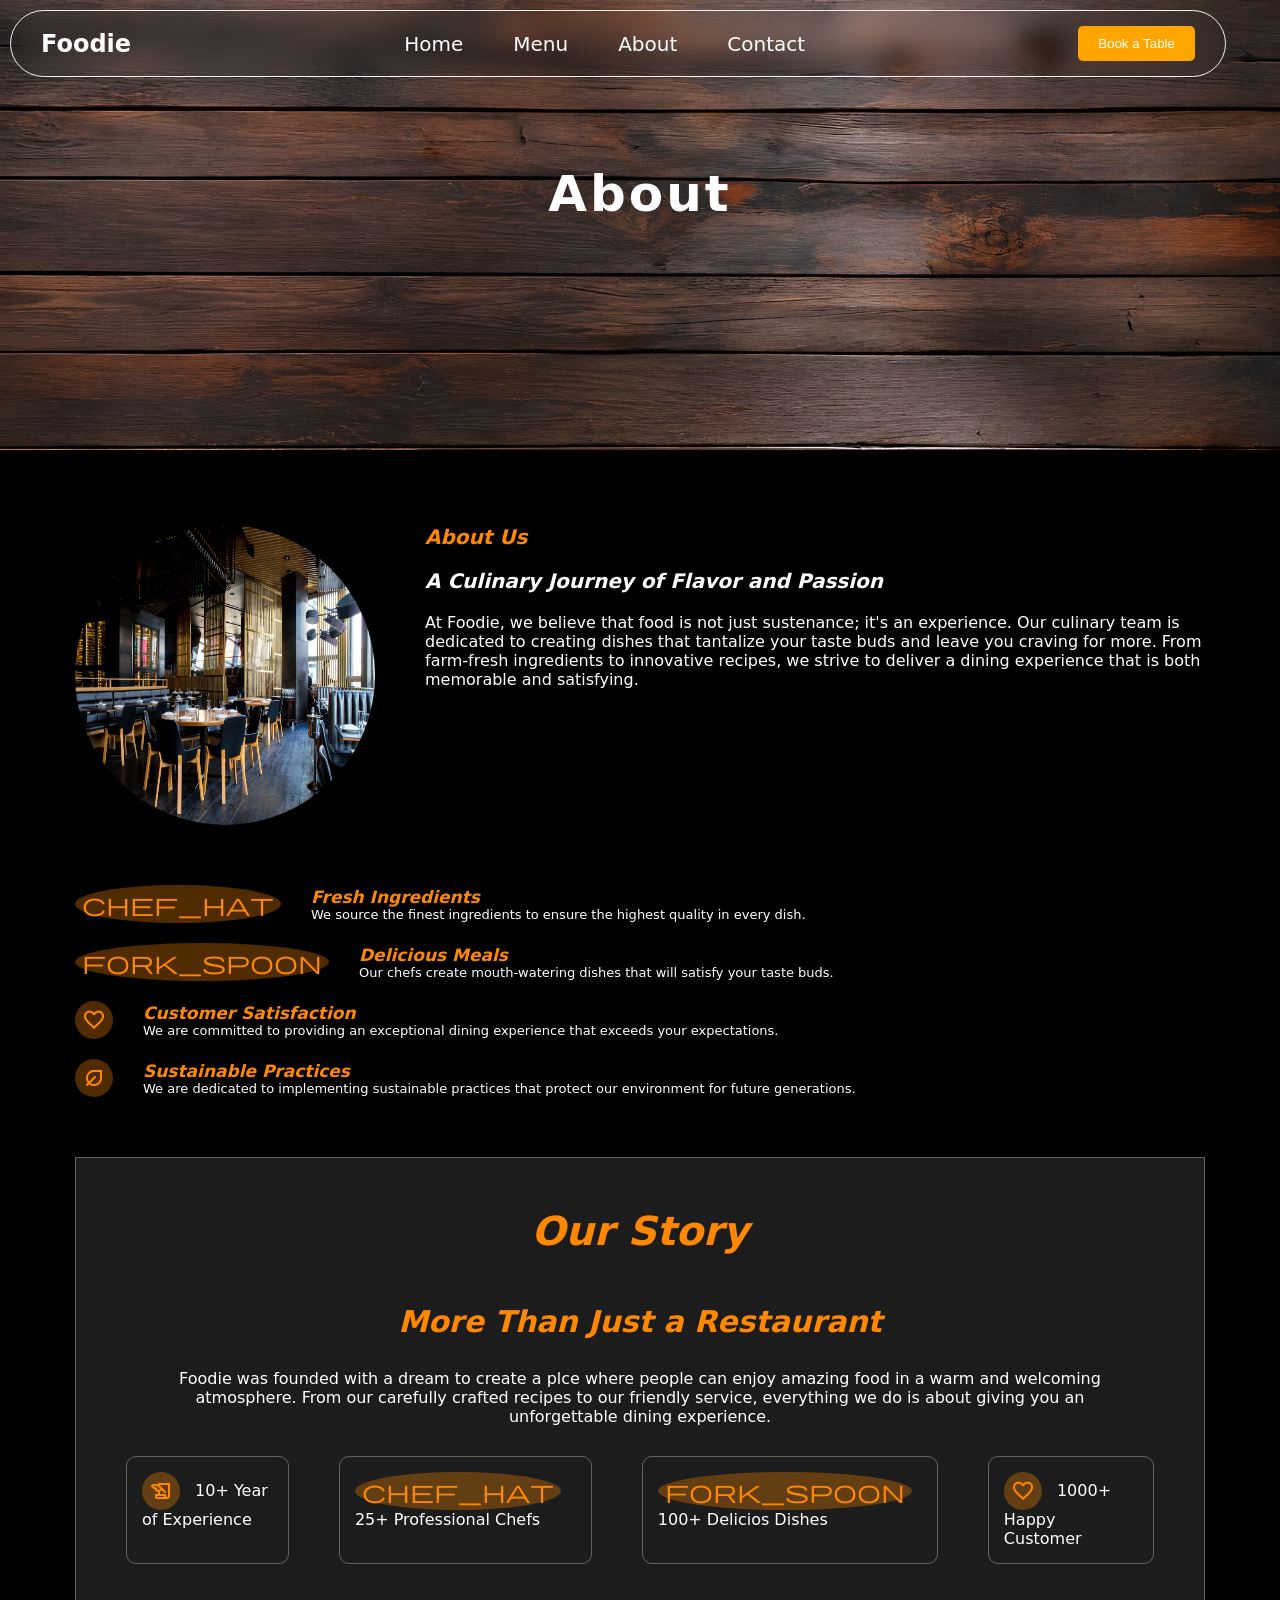
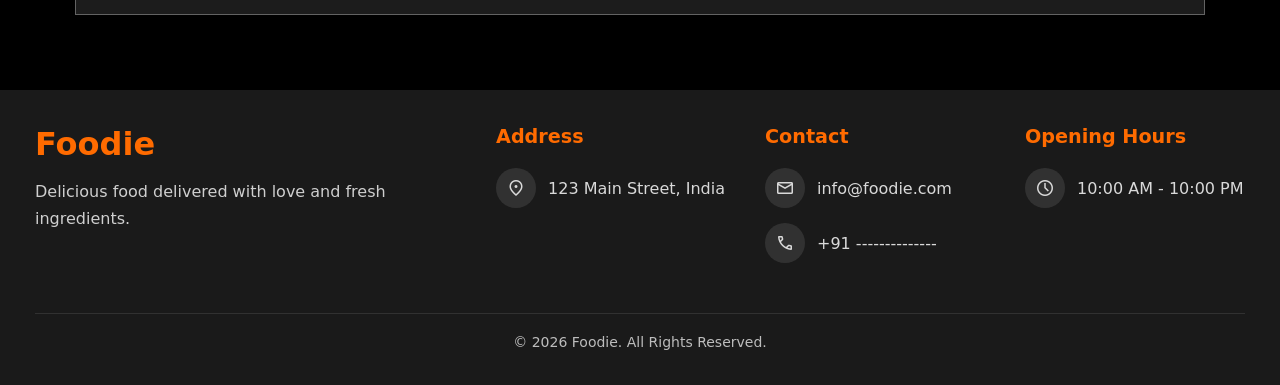
<file: apps/Foodie/about.html>
<!DOCTYPE html>
<html lang="en">

<head>
    <meta charset="UTF-8">
    <meta name="viewport" content="width=device-width, initial-scale=1.0">
    <meta name="description"
        content="Learn more about Foodie Restaurant, our passion for delicious food, fresh ingredients, and our commitment to providing an unforgettable dining experience.">
    <title>About_Foodie</title>

</head>
<link rel="stylesheet" href="./style/about.css">
<link rel="stylesheet" href="./style/common.css">
<link rel="stylesheet" href="./style/transition.css">
<link rel="shortcut icon" href="./logo.png" type="image/x-icon">
<link rel="stylesheet" href="https://fonts.googleapis.com/css2?family=Material+Symbols+Outlined" />


<body>

    <!-- nav -->



    <nav class="nav_bar">
        <h1>Foodie</h1>
        <ul>
            <li><a href="./index.html">Home</a></li>
            <li><a href="./menu.html">Menu</a></li>
            <li><a href="./about.html">About</a></li>
            <li><a href="./contact.html">Contact</a></li>
        </ul>
        <button class="book_btn"><a href="./table.html">Book a Table</a></button>
    </nav>

    <!-- header -->

    <header>
        <div>
            <h1>About</h1>
        </div>
        </div>
    </header>


    <!-- MAIN -->

    <main>
        <div class="parent">
            <div class="main_p1">
                <img draggable="false" class="table_img" src="./header_bg/table.avif" alt="" srcset="">
                <div class="main_c2">
                    <span>
                        About Us
                    </span>
                    <span>
                        A Culinary Journey of Flavor and Passion
                    </span>
                    <span>
                        At Foodie, we believe that food is not just sustenance; it's an experience. Our culinary
                        team is
                        dedicated to creating dishes that tantalize your taste buds and leave you craving for more.
                        From
                        farm-fresh ingredients to innovative recipes, we strive to deliver a dining experience that
                        is
                        both
                        memorable and satisfying.

                    </span>
                </div>
            </div>

            <div class="main_p2">
                <div class="qual"><span class="icon material-symbols-outlined">
                        chef_hat
                    </span>
                    <div>
                        <span>Fresh Ingredients</span>
                        <span>We source the finest ingredients to ensure the highest quality in every dish.</span>
                    </div>
                </div>
                <div class="qual"><span class="icon material-symbols-outlined">
                        fork_spoon
                    </span>
                    <div>
                        <span>Delicious Meals</span>
                        <span>Our chefs create mouth-watering dishes that will satisfy your taste buds.</span>
                    </div>

                </div>
                <div class="qual"><span class="icon material-symbols-outlined">
                        favorite
                    </span>
                    <div>
                        <span>Customer Satisfaction</span>
                        <span>We are committed to providing an exceptional dining experience that exceeds your
                            expectations.</span>
                    </div>
                </div>
                <div class="qual"><span class="icon material-symbols-outlined">
                        nest_eco_leaf
                    </span>
                    <div>
                        <span>Sustainable Practices</span>
                        <span>We are dedicated to implementing sustainable practices that protect our environment
                            for
                            future generations.</span>
                    </div>
                </div>
            </div>

        </div>


        <div class="parent2">
            <h3>Our Story</h3>
            <div class="i_story">
                <h2>More Than Just a Restaurant</h2>
                <p>Foodie was founded with a dream to create a plce where people can enjoy amazing food in a warm and
                    welcoming atmosphere. From our carefully crafted recipes to our friendly service, everything we do
                    is about giving you an unforgettable dining experience.</p>
                <div class="p_stats">
                    <div class="stats">
                        <span class="icon material-symbols-outlined">
                            history_edu
                        </span>
                        <span>
                            10+
                        </span>
                        <span>
                            Year of Experience
                        </span>
                    </div>
                    <div class="stats">
                        <span class="icon material-symbols-outlined">
                            chef_hat
                        </span>
                        <span>
                            25+
                        </span>
                        <span>
                            Professional Chefs
                        </span>
                    </div>
                    <div class="stats">
                        <span class="icon material-symbols-outlined">
                            fork_spoon
                        </span>
                        <span>
                            100+
                        </span>
                        <span>
                            Delicios Dishes
                        </span>
                    </div>
                    <div class="stats">
                        <span class="icon material-symbols-outlined">
                            favorite
                        </span>
                        <span>
                            1000+
                        </span>
                        <span>
                            Happy Customer
                        </span>
                    </div>
                </div>
            </div>
        </div>
    </main>


    <!-- Footer -->

    <footer>
        <div class="footer">

            <div class="footer-logo">
                <h2>Foodie</h2>
                <p>Delicious food delivered with love and fresh ingredients.</p>
            </div>

            <div class="footer-box">
                <h3>Address</h3>
                <p>
                    <span class="material-symbols-outlined">location_on</span>
                    123 Main Street, India
                </p>
            </div>

            <div class="footer-box">
                <h3>Contact</h3>
                <p>
                    <span class="material-symbols-outlined">mail</span>
                    info@foodie.com
                </p>

                <p>
                    <span class="material-symbols-outlined">phone</span>
                    +91 --------------
                </p>
            </div>

            <div class="footer-box">
                <h3>Opening Hours</h3>
                <p>
                    <span class="material-symbols-outlined">schedule</span>
                    10:00 AM - 10:00 PM
                </p>
            </div>

        </div>

        <hr>

        <div class="copyright">
            © 2026 Foodie. All Rights Reserved.
        </div>
    </footer>
</body>

</html>
</file>
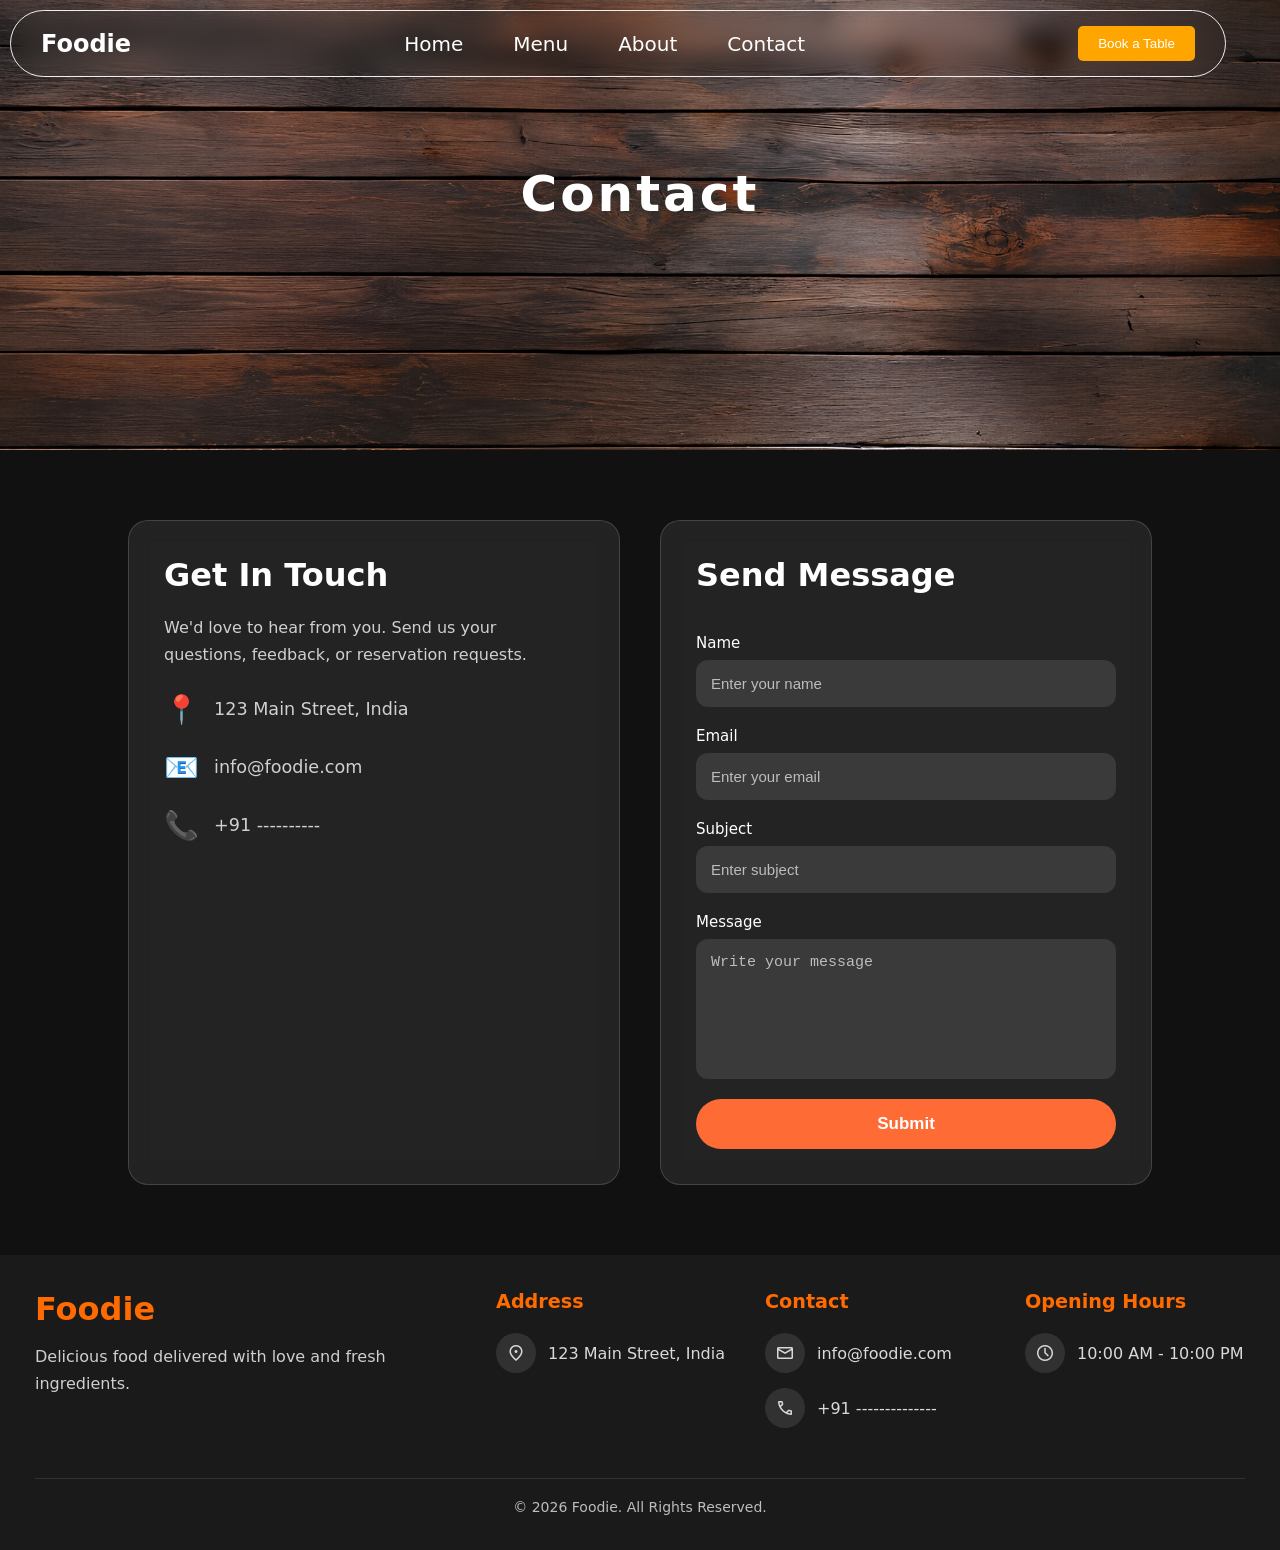
<file: apps/Foodie/contact.html>
<!DOCTYPE html>
<html lang="en">

<head>
    <meta charset="UTF-8">
    <meta name="viewport" content="width=device-width, initial-scale=1.0">
    <meta name="description"
        content="Get in touch with Foodie Restaurant. Contact us for reservations, inquiries, feedback, or any assistance. We are always happy to serve you.">
    <title>Contact_Foodie</title>

</head>
<link rel="stylesheet" href="./style/contact.css">
<link rel="stylesheet" href="./style/common.css">
<link rel="stylesheet" href="./style/transition.css">
<link rel="shortcut icon" href="./logo.png" type="image/x-icon">
<link rel="stylesheet" href="https://fonts.googleapis.com/css2?family=Material+Symbols+Outlined" />



<body>

    <!-- nav -->


    <nav class="nav_bar">
        <h1>Foodie</h1>
        <ul>
            <li><a href="./index.html">Home</a></li>
            <li><a href="./menu.html">Menu</a></li>
            <li><a href="./about.html">About</a></li>
            <li><a href="./contact.html">Contact</a></li>
        </ul>
        <button class="book_btn"><a href="./table.html">Book a Table</a></button>
    </nav>

    <!-- header -->


    <header>
        <div>
            <h1>Contact</h1>
        </div>
        </div>
    </header>


    <!-- MAIN -->

    <main>
        <div class="contact-container">

            <div class="contact-info">
                <h2>Get In Touch</h2>
                <p>
                    We'd love to hear from you. Send us your questions,
                    feedback, or reservation requests.
                </p>

                <div class="info-box">
                    <span>📍</span>
                    <p>123 Main Street, India</p>
                </div>

                <div class="info-box">
                    <span>📧</span>
                    <p>info@foodie.com</p>
                </div>

                <div class="info-box">
                    <span>📞</span>
                    <p>+91 ----------</p>
                </div>
            </div>


            <!-- form -->


            <form>
                <h2>Send Message</h2>

                <div class="form-group">
                    <label>Name</label>
                    <input type="text" placeholder="Enter your name" required>
                </div>

                <div class="form-group">
                    <label>Email</label>
                    <input type="email" placeholder="Enter your email" required>
                </div>

                <div class="form-group">
                    <label>Subject</label>
                    <input type="text" placeholder="Enter subject" required>
                </div>

                <div class="form-group">
                    <label>Message</label>
                    <textarea placeholder="Write your message" required></textarea>
                </div>

                <button type="submit" class="send-btn">
                    Submit

                </button>

            </form>

        </div>
    </main>


    <!-- Footer -->

    <footer>
        <div class="footer">

            <div class="footer-logo">
                <h2>Foodie</h2>
                <p>Delicious food delivered with love and fresh ingredients.</p>
            </div>

            <div class="footer-box">
                <h3>Address</h3>
                <p>
                    <span class="material-symbols-outlined">location_on</span>
                    123 Main Street, India
                </p>
            </div>

            <div class="footer-box">
                <h3>Contact</h3>
                <p>
                    <span class="material-symbols-outlined">mail</span>
                    info@foodie.com
                </p>

                <p>
                    <span class="material-symbols-outlined">phone</span>
                    +91 --------------
                </p>
            </div>

            <div class="footer-box">
                <h3>Opening Hours</h3>
                <p>
                    <span class="material-symbols-outlined">schedule</span>
                    10:00 AM - 10:00 PM
                </p>
            </div>

        </div>

        <hr>

        <div class="copyright">
            © 2026 Foodie. All Rights Reserved.
        </div>
    </footer>
</body>

</html>
</file>
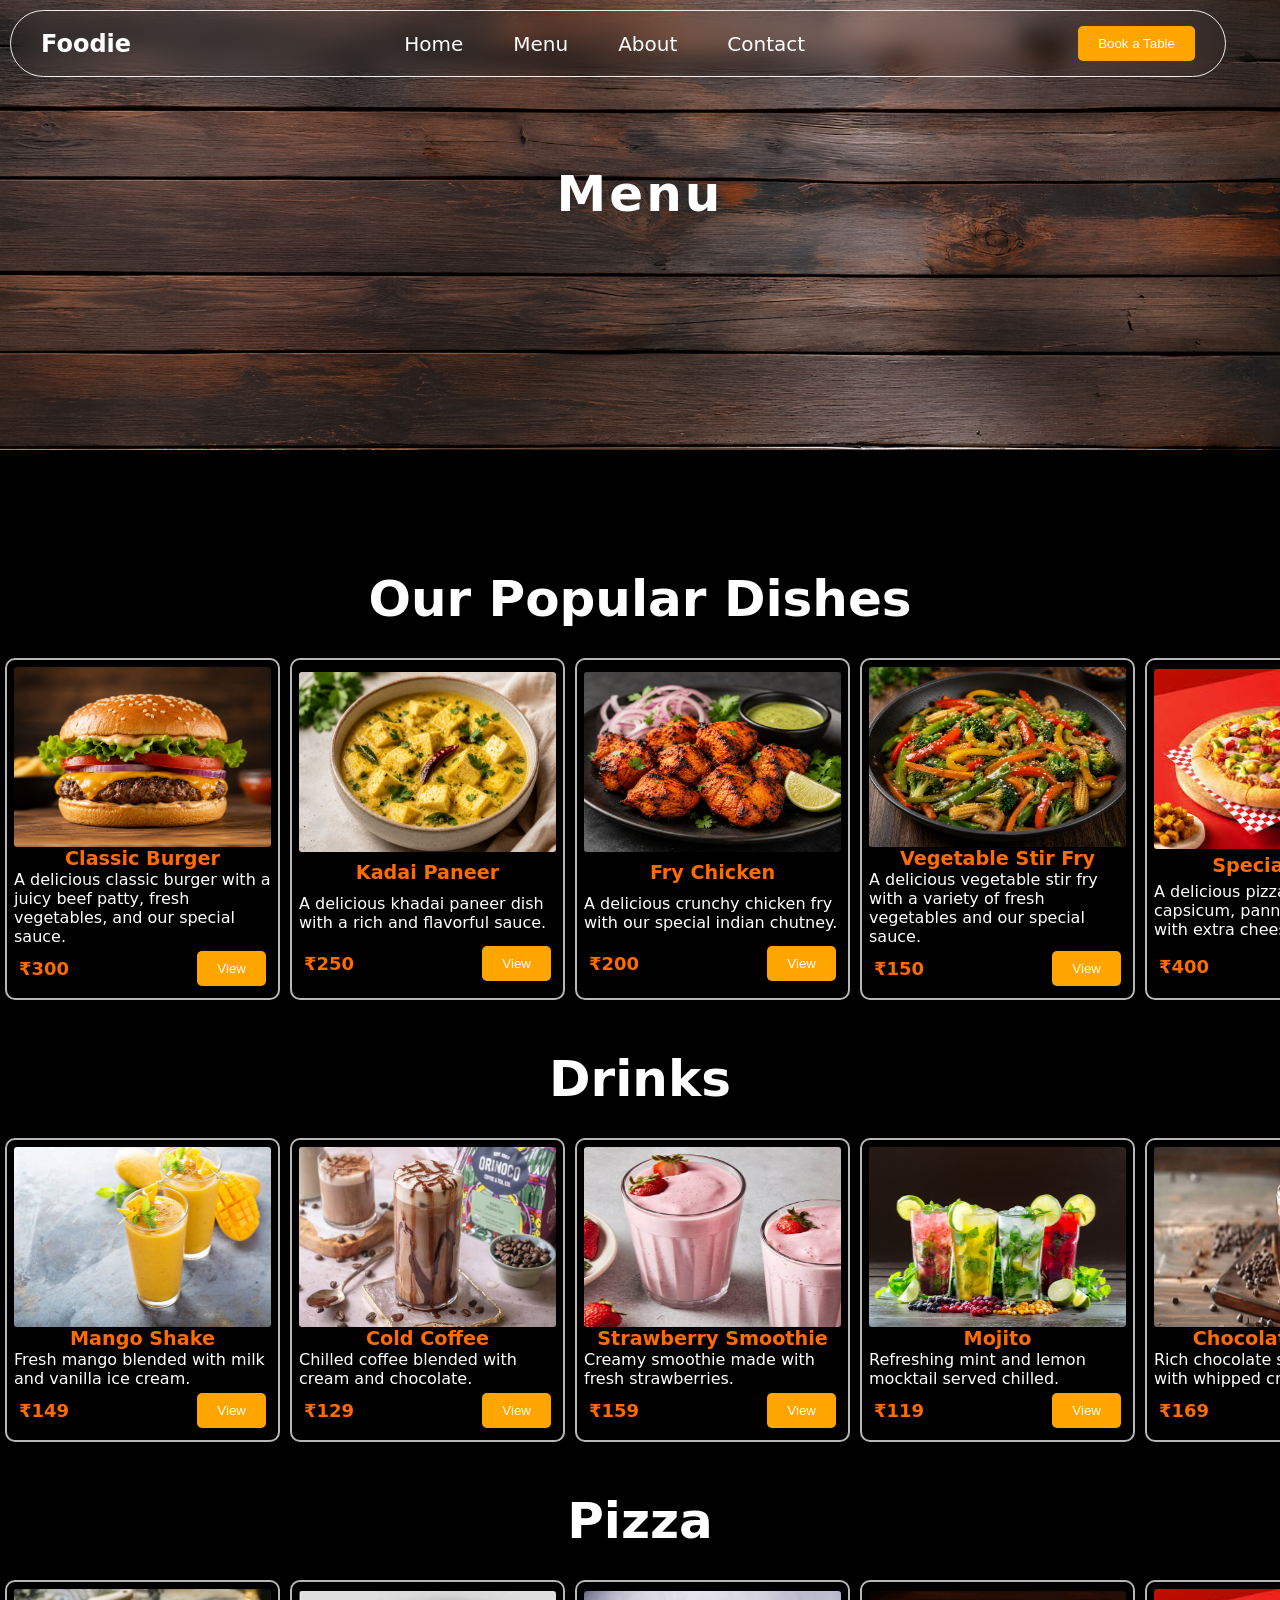
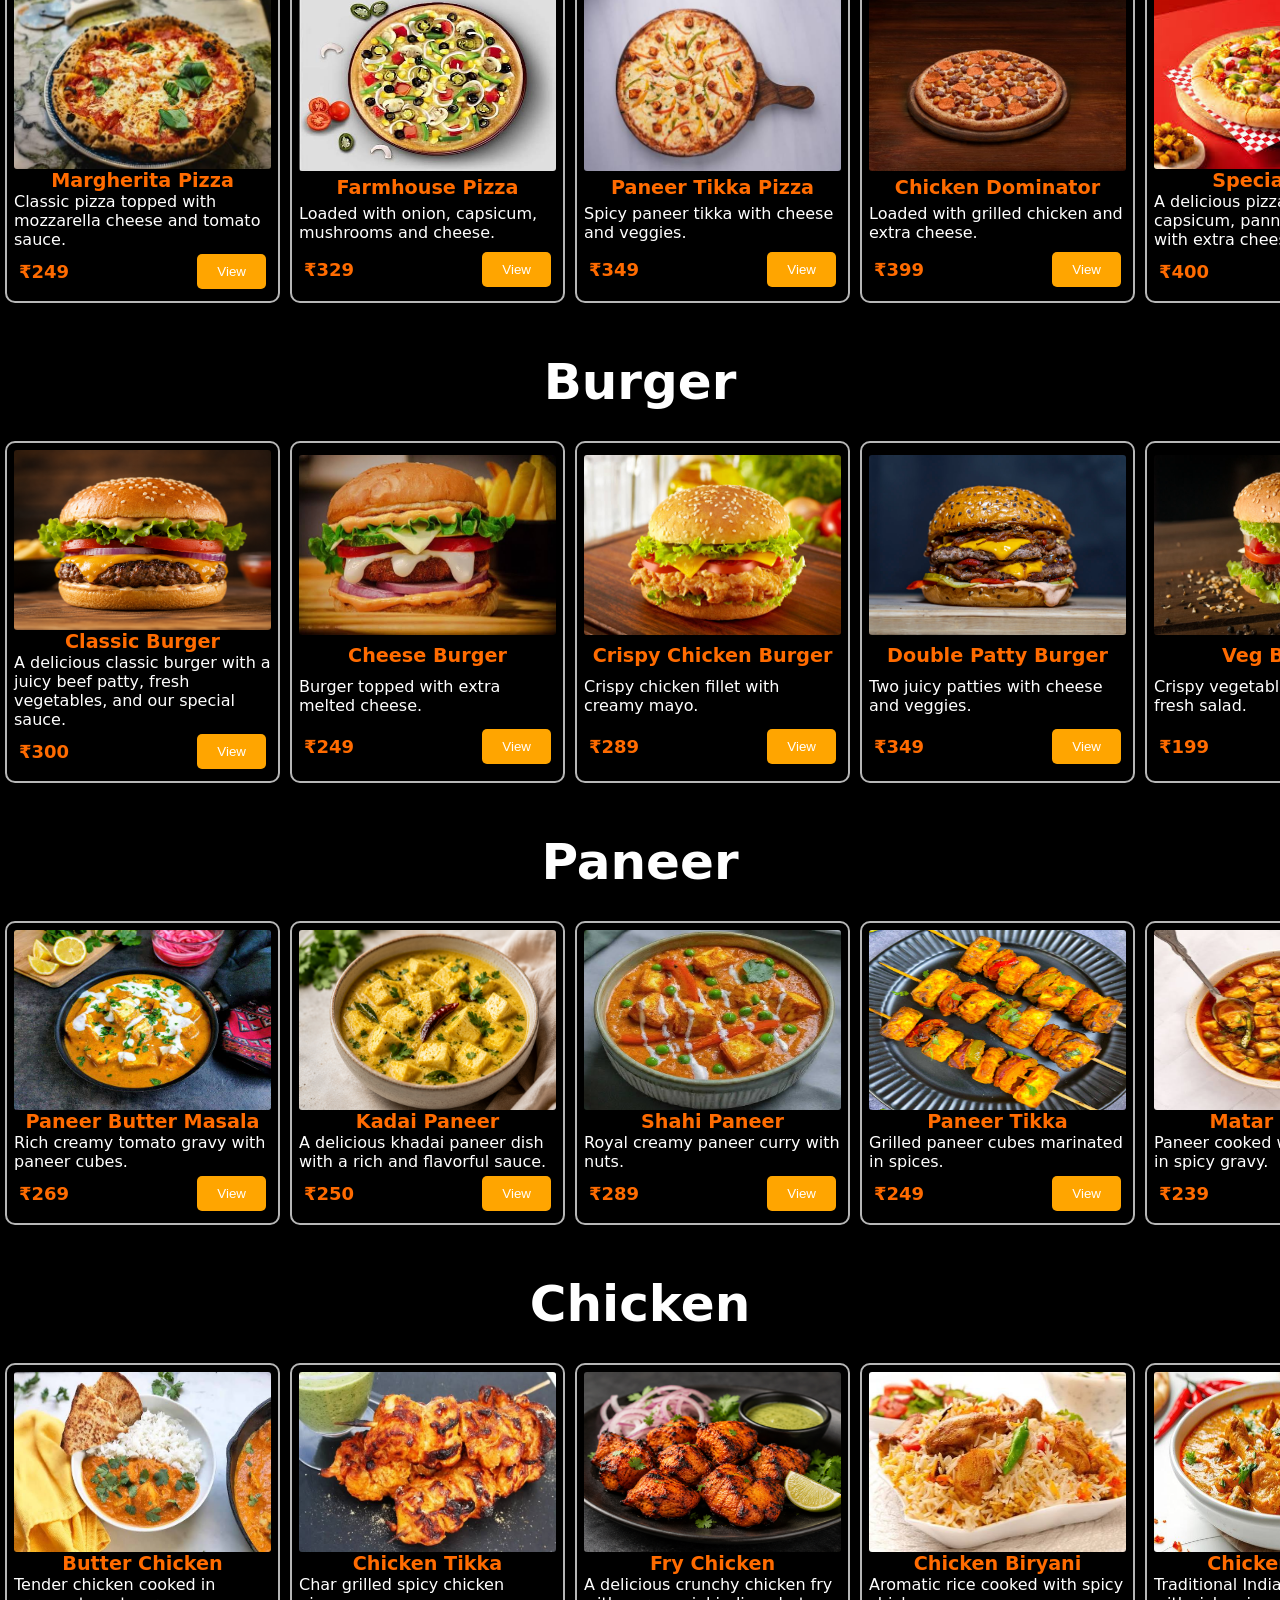
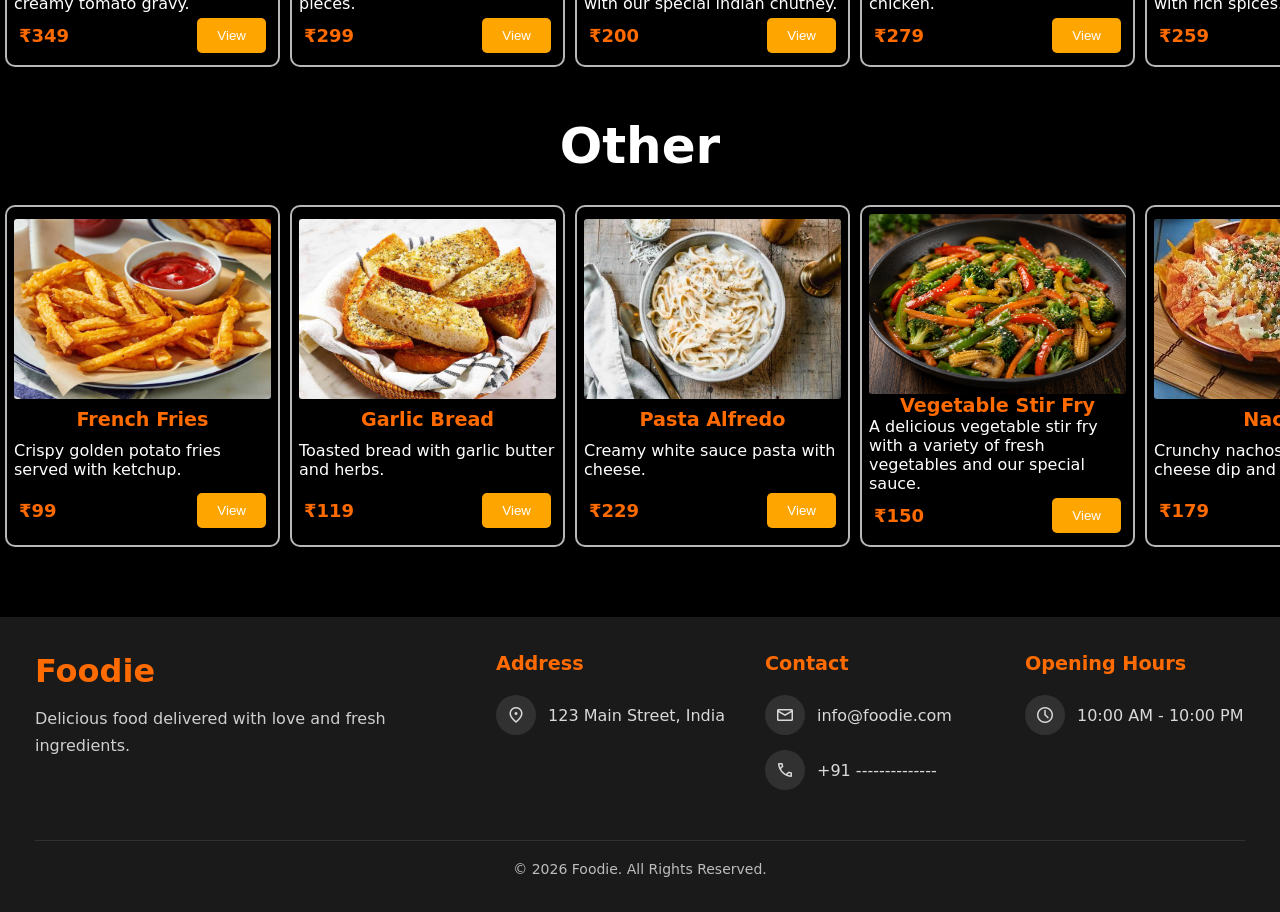
<file: apps/Foodie/menu.html>
<!DOCTYPE html>
<html lang="en">

<head>
    <meta charset="UTF-8">
    <meta name="viewport" content="width=device-width, initial-scale=1.0">
    <meta name="description"
        content="Explore Foodie's delicious menu featuring pizzas, burgers, pasta, chicken dishes, paneer specialties, starters, desserts, and refreshing drinks.">
    <title>Menu_Foodie_</title>

</head>
<link rel="stylesheet" href="./style/menu.css">
<link rel="stylesheet" href="./style/transition.css">
<link rel="stylesheet" href="./style/common.css">
<link rel="shortcut icon" href="./logo.png" type="image/x-icon">
<link rel="stylesheet" href="https://fonts.googleapis.com/css2?family=Material+Symbols+Outlined" />




<body>

    <!-- Nav -->


    <nav class="nav_bar">
        <h1>Foodie</h1>
        <ul>
            <li><a href="./index.html">Home</a></li>
            <li><a href="./menu.html">Menu</a></li>
            <li><a href="./about.html">About</a></li>
            <li><a href="./contact.html">Contact</a></li>
        </ul>
        <button class="book_btn"><a href="./table.html">Book a Table</a></button>
    </nav>


    <!-- Header -->


    <header>
        <div>
            <h1>Menu</h1>
        </div>
        </div>
    </header>


    <!-- MAIN -->

    <main>

        <!-- POPULAR DISHES  -->


        <h1 class="type">Our Popular Dishes</h1>

        <div class="dish">
            <div class="card">
                <img draggable="false" src="./img/burger_1.png" alt="">
                <h5 class="dish_name">Classic Burger</h5>
                <span class="dish_desc">A delicious classic burger with a juicy beef patty, fresh vegetables, and our
                    special sauce.</span>
                <div class="options">
                    <h6>₹300</h6>
                    <button class="book_btn">View</button>
                </div>
            </div>

            <div class="card">
                <img draggable="false" src="./img/paneer_2.png" alt="">
                <h5 class="dish_name">Kadai Paneer</h5>
                <span class="dish_desc">A delicious khadai paneer dish with a rich and flavorful sauce.</span>
                <div class="options">
                    <h6>₹250</h6>
                    <button class="book_btn">View</button>
                </div>
            </div>

            <div class="card">
                <img draggable="false" src="./img/chicken_3.png" alt="">
                <h5 class="dish_name">Fry Chicken</h5>
                <span class="dish_desc">A delicious crunchy chicken fry with our special indian chutney.</span>
                <div class="options">
                    <h6>₹200</h6>
                    <button class="book_btn">View</button>
                </div>
            </div>

            <div class="card">
                <img draggable="false" src="./img/other_4.png" alt="">
                <h5 class="dish_name">Vegetable Stir Fry</h5>
                <span class="dish_desc">A delicious vegetable stir fry with a variety of fresh vegetables and
                    our
                    special sauce.</span>
                <div class="options">
                    <h6>₹150</h6>
                    <button class="book_btn">View</button>
                </div>
            </div>


            <div class="card">
                <img draggable="false" src="./img/pizza_5.png" alt="">
                <h5 class="dish_name">Special Pizza</h5>
                <span class="dish_desc">A delicious pizza with onion, capsicum, panner and more with extra
                    cheese</span>
                <div class="options">
                    <h6>₹400</h6>
                    <button class="book_btn">View</button>
                </div>
            </div>
        </div>


        <!-- Drinks -->


        <h1 class="type">Drinks</h1>

        <div class="dish">

            <div class="card">
                <img draggable="false" src="./img/drink_1.png" alt="">
                <h5 class="dish_name">Mango Shake</h5>
                <span class="dish_desc">Fresh mango blended with milk and vanilla ice cream.</span>
                <div class="options">
                    <h6>₹149</h6>
                    <button class="book_btn">View</button>
                </div>
            </div>

            <div class="card">
                <img draggable="false" src="./img/drink_2.jpg" alt="">
                <h5 class="dish_name">Cold Coffee</h5>
                <span class="dish_desc">Chilled coffee blended with cream and chocolate.</span>
                <div class="options">
                    <h6>₹129</h6>
                    <button class="book_btn">View</button>
                </div>
            </div>

            <div class="card">
                <img draggable="false" src="./img/drink_3.jpg" alt="">
                <h5 class="dish_name">Strawberry Smoothie</h5>
                <span class="dish_desc">Creamy smoothie made with fresh strawberries.</span>
                <div class="options">
                    <h6>₹159</h6>
                    <button class="book_btn">View</button>
                </div>
            </div>

            <div class="card">
                <img draggable="false" src="./img/drink_4.jpg" alt="">
                <h5 class="dish_name">Mojito</h5>
                <span class="dish_desc">Refreshing mint and lemon mocktail served chilled.</span>
                <div class="options">
                    <h6>₹119</h6>
                    <button class="book_btn">View</button>
                </div>
            </div>

            <div class="card">
                <img draggable="false" src="./img/drink_5.jpg" alt="">
                <h5 class="dish_name">Chocolate Shake</h5>
                <span class="dish_desc">Rich chocolate shake topped with whipped cream.</span>
                <div class="options">
                    <h6>₹169</h6>
                    <button class="book_btn">View</button>
                </div>
            </div>

        </div>


        <!-- Pizza -->


        <h1 class="type">Pizza</h1>

        <div class="dish">

            <div class="card">
                <img draggable="false" src="./img/pizza_1.jpg" alt="">
                <h5 class="dish_name">Margherita Pizza</h5>
                <span class="dish_desc">Classic pizza topped with mozzarella cheese and tomato sauce.</span>
                <div class="options">
                    <h6>₹249</h6>
                    <button class="book_btn">View</button>
                </div>
            </div>

            <div class="card">
                <img draggable="false" src="./img/pizza_2.jpg" alt="">
                <h5 class="dish_name">Farmhouse Pizza</h5>
                <span class="dish_desc">Loaded with onion, capsicum, mushrooms and cheese.</span>
                <div class="options">
                    <h6>₹329</h6>
                    <button class="book_btn">View</button>
                </div>
            </div>

            <div class="card">
                <img draggable="false" src="./img/pizza_3.jpg" alt="">
                <h5 class="dish_name">Paneer Tikka Pizza</h5>
                <span class="dish_desc">Spicy paneer tikka with cheese and veggies.</span>
                <div class="options">
                    <h6>₹349</h6>
                    <button class="book_btn">View</button>
                </div>
            </div>

            <div class="card">
                <img draggable="false" src="./img/pizza_4.jpg" alt="">
                <h5 class="dish_name">Chicken Dominator</h5>
                <span class="dish_desc">Loaded with grilled chicken and extra cheese.</span>
                <div class="options">
                    <h6>₹399</h6>
                    <button class="book_btn">View</button>
                </div>
            </div>

            <div class="card">
                <img draggable="false" src="./img/pizza_5.png" alt="">
                <h5 class="dish_name">Special Pizza</h5>
                <span class="dish_desc">A delicious pizza with onion, capsicum, panner and more with extra
                    cheese.</span>
                <div class="options">
                    <h6>₹400</h6>
                    <button class="book_btn">View</button>
                </div>
            </div>

        </div>


        <!-- Burger -->


        <h1 class="type">Burger</h1>

        <div class="dish">

            <div class="card">
                <img draggable="false" src="./img/burger_1.png" alt="">
                <h5 class="dish_name">Classic Burger</h5>
                <span class="dish_desc">A delicious classic burger with a juicy beef patty, fresh vegetables, and our
                    special sauce.</span>
                <div class="options">
                    <h6>₹300</h6>
                    <button class="book_btn">View</button>
                </div>
            </div>

            <div class="card">
                <img draggable="false" src="./img/burger_2.jpg" alt="">
                <h5 class="dish_name">Cheese Burger</h5>
                <span class="dish_desc">Burger topped with extra melted cheese.</span>
                <div class="options">
                    <h6>₹249</h6>
                    <button class="book_btn">View</button>
                </div>
            </div>

            <div class="card">
                <img draggable="false" src="./img/burger_3.jpg" alt="">
                <h5 class="dish_name">Crispy Chicken Burger</h5>
                <span class="dish_desc">Crispy chicken fillet with creamy mayo.</span>
                <div class="options">
                    <h6>₹289</h6>
                    <button class="book_btn">View</button>
                </div>
            </div>

            <div class="card">
                <img draggable="false" src="./img/burger_4.jpg" alt="">
                <h5 class="dish_name">Double Patty Burger</h5>
                <span class="dish_desc">Two juicy patties with cheese and veggies.</span>
                <div class="options">
                    <h6>₹349</h6>
                    <button class="book_btn">View</button>
                </div>
            </div>

            <div class="card">
                <img draggable="false" src="./img/burger_5.jpg" alt="">
                <h5 class="dish_name">Veg Burger</h5>
                <span class="dish_desc">Crispy vegetable patty with fresh salad.</span>
                <div class="options">
                    <h6>₹199</h6>
                    <button class="book_btn">View</button>
                </div>
            </div>

        </div>


        <!-- Paneer -->

        <h1 class="type">Paneer</h1>

        <div class="dish">

            <div class="card">
                <img draggable="false" src="./img/paneer_1.jpg" alt="">
                <h5 class="dish_name">Paneer Butter Masala</h5>
                <span class="dish_desc">Rich creamy tomato gravy with paneer cubes.</span>
                <div class="options">
                    <h6>₹269</h6>
                    <button class="book_btn">View</button>
                </div>
            </div>

            <div class="card">
                <img draggable="false" src="./img/paneer_2.png" alt="">
                <h5 class="dish_name">Kadai Paneer</h5>
                <span class="dish_desc">A delicious khadai paneer dish with a rich and flavorful sauce.</span>
                <div class="options">
                    <h6>₹250</h6>
                    <button class="book_btn">View</button>
                </div>
            </div>

            <div class="card">
                <img draggable="false" src="./img/paneer_3.jpg" alt="">
                <h5 class="dish_name">Shahi Paneer</h5>
                <span class="dish_desc">Royal creamy paneer curry with nuts.</span>
                <div class="options">
                    <h6>₹289</h6>
                    <button class="book_btn">View</button>
                </div>
            </div>

            <div class="card">
                <img draggable="false" src="./img/paneer_4.jpg" alt="">
                <h5 class="dish_name">Paneer Tikka</h5>
                <span class="dish_desc">Grilled paneer cubes marinated in spices.</span>
                <div class="options">
                    <h6>₹249</h6>
                    <button class="book_btn">View</button>
                </div>
            </div>

            <div class="card">
                <img draggable="false" src="./img/paneer_5.jpg" alt="">
                <h5 class="dish_name">Matar Paneer</h5>
                <span class="dish_desc">Paneer cooked with green peas in spicy gravy.</span>
                <div class="options">
                    <h6>₹239</h6>
                    <button class="book_btn">View</button>
                </div>
            </div>

        </div>


        <!-- Chicken -->


        <h1 class="type">Chicken</h1>

        <div class="dish">

            <div class="card">
                <img draggable="false" src="./img/chicken_1.jpg" alt="">
                <h5 class="dish_name">Butter Chicken</h5>
                <span class="dish_desc">Tender chicken cooked in creamy tomato gravy.</span>
                <div class="options">
                    <h6>₹349</h6>
                    <button class="book_btn">View</button>
                </div>
            </div>

            <div class="card">
                <img draggable="false" src="./img/chicken_2.jpg" alt="">
                <h5 class="dish_name">Chicken Tikka</h5>
                <span class="dish_desc">Char grilled spicy chicken pieces.</span>
                <div class="options">
                    <h6>₹299</h6>
                    <button class="book_btn">View</button>
                </div>
            </div>


            <div class="card">
                <img draggable="false" src="./img/chicken_3.png" alt="">
                <h5 class="dish_name">Fry Chicken</h5>
                <span class="dish_desc">A delicious crunchy chicken fry with our special indian chutney.</span>
                <div class="options">
                    <h6>₹200</h6>
                    <button class="book_btn">View</button>
                </div>
            </div>

            <div class="card">
                <img draggable="false" src="./img/chicken_4.jpg" alt="">
                <h5 class="dish_name">Chicken Biryani</h5>
                <span class="dish_desc">Aromatic rice cooked with spicy chicken.</span>
                <div class="options">
                    <h6>₹279</h6>
                    <button class="book_btn">View</button>
                </div>
            </div>

            <div class="card">
                <img draggable="false" src="./img/chicken_5.jpg" alt="">
                <h5 class="dish_name">Chicken Curry</h5>
                <span class="dish_desc">Traditional Indian chicken curry with rich spices.</span>
                <div class="options">
                    <h6>₹259</h6>
                    <button class="book_btn">View</button>
                </div>
            </div>

        </div>


        <!-- Other -->


        <h1 class="type">Other</h1>

        <div class="dish">

            <div class="card">
                <img draggable="false" src="./img/other_1.jpg" alt="">
                <h5 class="dish_name">French Fries</h5>
                <span class="dish_desc">Crispy golden potato fries served with ketchup.</span>
                <div class="options">
                    <h6>₹99</h6>
                    <button class="book_btn">View</button>
                </div>
            </div>

            <div class="card">
                <img draggable="false" src="./img/other_2.jpg" alt="">
                <h5 class="dish_name">Garlic Bread</h5>
                <span class="dish_desc">Toasted bread with garlic butter and herbs.</span>
                <div class="options">
                    <h6>₹119</h6>
                    <button class="book_btn">View</button>
                </div>
            </div>

            <div class="card">
                <img draggable="false" src="./img/other_3.jpg" alt="">
                <h5 class="dish_name">Pasta Alfredo</h5>
                <span class="dish_desc">Creamy white sauce pasta with cheese.</span>
                <div class="options">
                    <h6>₹229</h6>
                    <button class="book_btn">View</button>
                </div>
            </div>

            <div class="card">
                <img draggable="false" src="./img/other_4.png" alt="">
                <h5 class="dish_name">Vegetable Stir Fry</h5>
                <span class="dish_desc">A delicious vegetable stir fry with a variety of fresh vegetables and our
                    special sauce.</span>
                <div class="options">
                    <h6>₹150</h6>
                    <button class="book_btn">View</button>
                </div>
            </div>

            <div class="card">
                <img draggable="false" src="./img/other_5.jpg" alt="">
                <h5 class="dish_name">Nachos</h5>
                <span class="dish_desc">Crunchy nachos served with cheese dip and salsa.</span>
                <div class="options">
                    <h6>₹179</h6>
                    <button class="book_btn">View</button>
                </div>
            </div>

        </div>

    </main>

    <!-- Footer -->

    <footer>
        <div class="footer">

            <div class="footer-logo">
                <h2>Foodie</h2>
                <p>Delicious food delivered with love and fresh ingredients.</p>
            </div>

            <div class="footer-box">
                <h3>Address</h3>
                <p>
                    <span class="material-symbols-outlined">location_on</span>
                    123 Main Street, India
                </p>
            </div>

            <div class="footer-box">
                <h3>Contact</h3>
                <p>
                    <span class="material-symbols-outlined">mail</span>
                    info@foodie.com
                </p>

                <p>
                    <span class="material-symbols-outlined">phone</span>
                    +91 --------------
                </p>
            </div>

            <div class="footer-box">
                <h3>Opening Hours</h3>
                <p>
                    <span class="material-symbols-outlined">schedule</span>
                    10:00 AM - 10:00 PM
                </p>
            </div>

        </div>

        <hr>

        <div class="copyright">
            © 2026 Foodie. All Rights Reserved.
        </div>
    </footer>
</body>

</html>
</file>
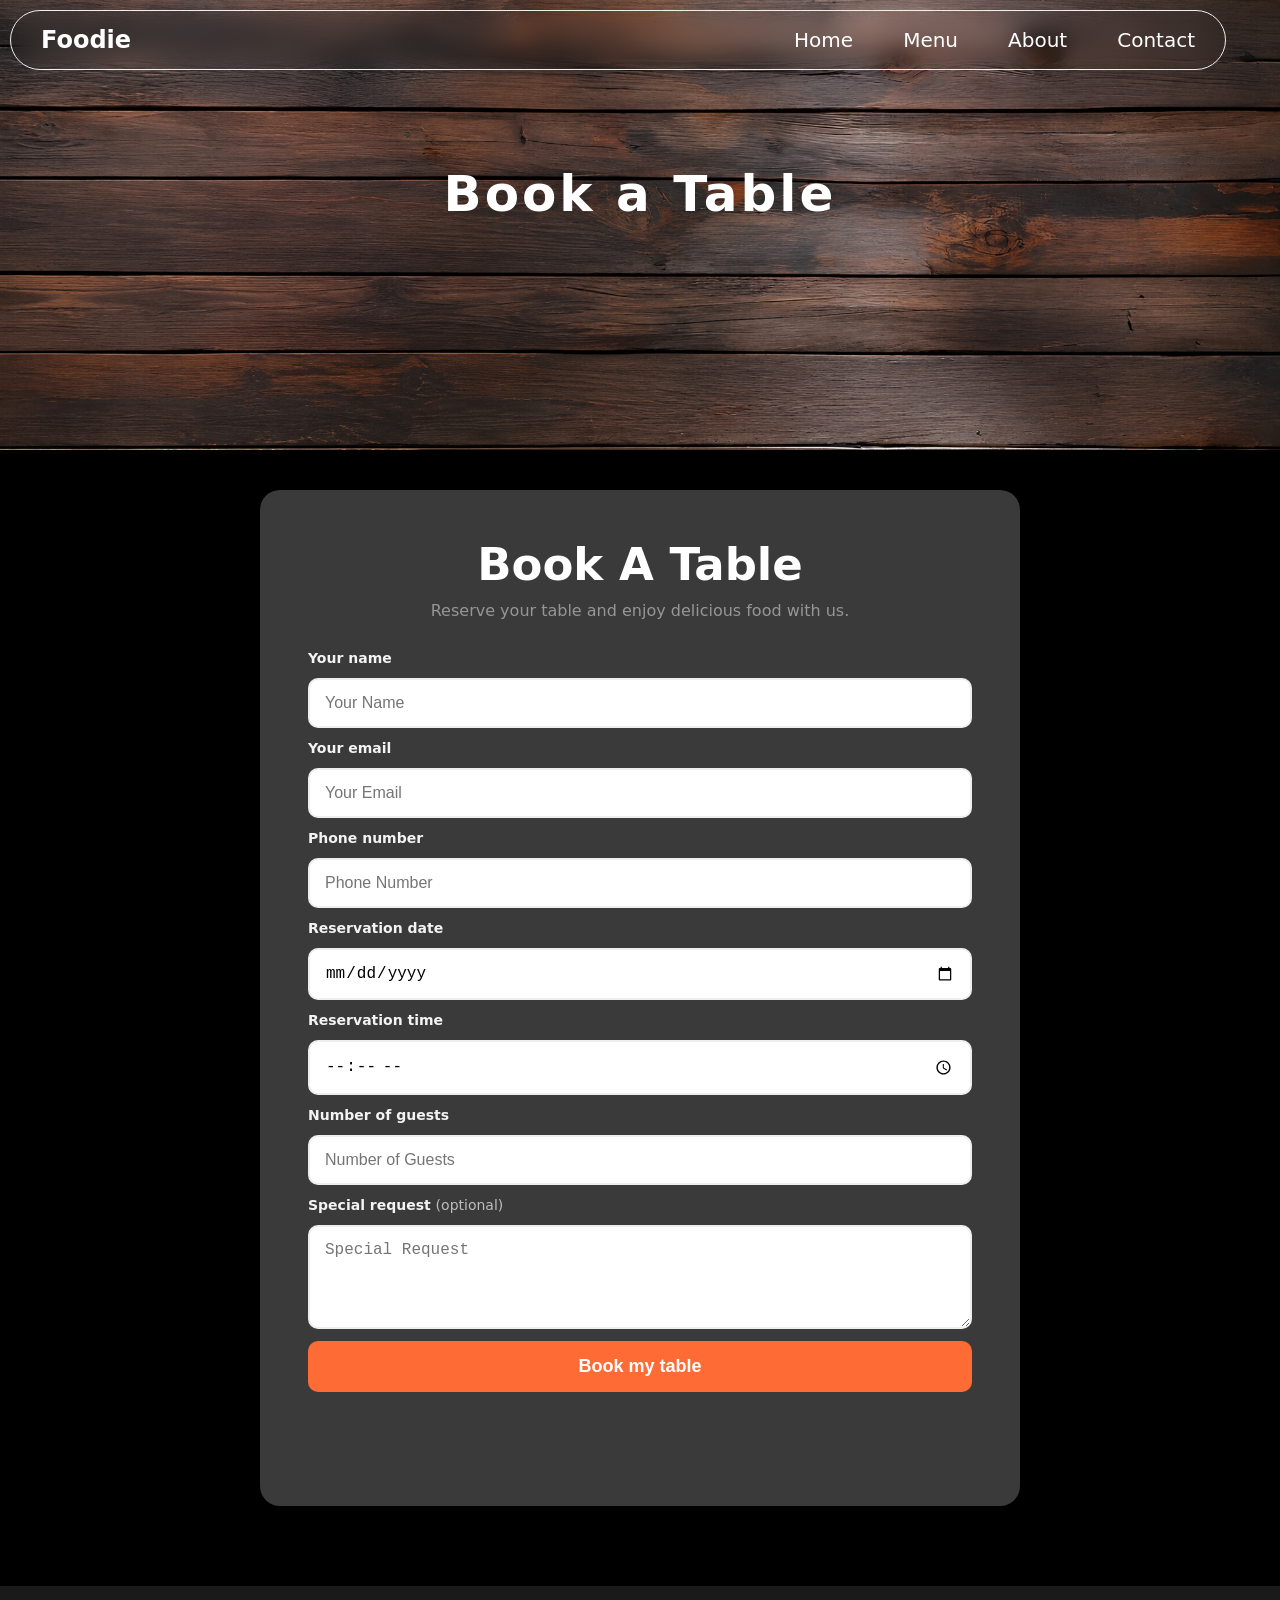
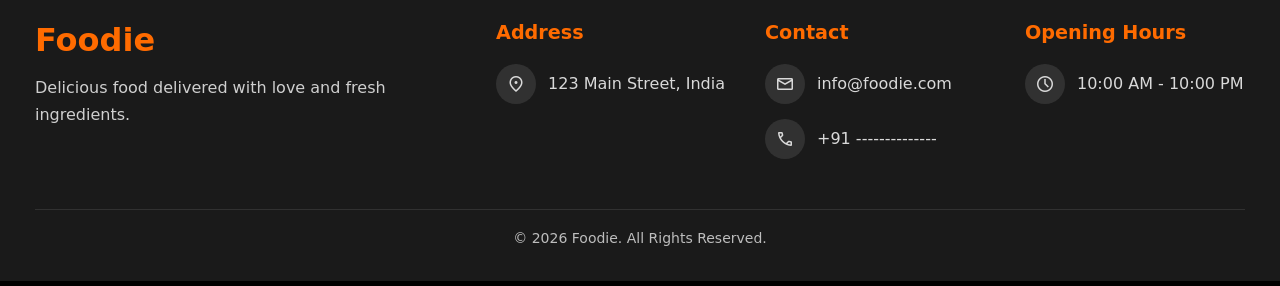
<file: apps/Foodie/table.html>
<!DOCTYPE html>
<html lang="en">

<head>
    <meta charset="UTF-8">
    <meta name="viewport" content="width=device-width, initial-scale=1.0">
    <meta name="description"
        content="Reserve a table at Foodie Restaurant. Choose your date, time, and party size.">
    <title>Book A Table</title>
    <link rel="stylesheet" href="./style/table.css">
    <link rel="stylesheet" href="./style/common.css">
    <link rel="shortcut icon" href="./logo.png" type="image/x-icon">
    <link rel="stylesheet" href="https://fonts.googleapis.com/css2?family=Material+Symbols+Outlined">
</head>

<body>
    <nav class="nav_bar">
        <h1>Foodie</h1>
        <ul>
            <li><a href="./index.html">Home</a></li>
            <li><a href="./menu.html">Menu</a></li>
            <li><a href="./about.html">About</a></li>
            <li><a href="./contact.html">Contact</a></li>
        </ul>
    </nav>

    <header>
        <div>
            <h1>Book a Table</h1>
        </div>
    </header>

    <main>
        <section class="book-table">
            <h1>Book A Table</h1>
            <p>Reserve your table and enjoy delicious food with us.</p>

            <form id="booking-form">
                <label for="guest-name">Your name</label>
                <input id="guest-name" name="name" type="text" placeholder="Your Name" autocomplete="name"
                    minlength="2" required>

                <label for="guest-email">Your email</label>
                <input id="guest-email" name="email" type="email" placeholder="Your Email" autocomplete="email"
                    required>

                <label for="guest-phone">Phone number</label>
                <input id="guest-phone" name="phone" type="tel" placeholder="Phone Number" autocomplete="tel"
                    minlength="7" maxlength="20" required>

                <label for="booking-date">Reservation date</label>
                <input id="booking-date" name="date" type="date" required>

                <label for="booking-time">Reservation time</label>
                <input id="booking-time" name="time" type="time" required>

                <label for="guest-count">Number of guests</label>
                <input id="guest-count" name="guests" type="number" placeholder="Number of Guests" min="1" step="1"
                    required>

                <label for="special-request">Special request <span>(optional)</span></label>
                <textarea id="special-request" name="request" placeholder="Special Request" rows="4"></textarea>

                <button class="book" type="submit">Book my table</button>
                <p class="form-message" id="form-message" role="status" aria-live="polite"></p>
            </form>
        </section>
    </main>

    <footer>
        <div class="footer">

            <div class="footer-logo">
                <h2>Foodie</h2>
                <p>Delicious food delivered with love and fresh ingredients.</p>
            </div>

            <div class="footer-box">
                <h3>Address</h3>
                <p>
                    <span class="material-symbols-outlined">location_on</span>
                    123 Main Street, India
                </p>
            </div>

            <div class="footer-box">
                <h3>Contact</h3>
                <p>
                    <span class="material-symbols-outlined">mail</span>
                    info@foodie.com
                </p>

                <p>
                    <span class="material-symbols-outlined">phone</span>
                    +91 --------------
                </p>
            </div>

            <div class="footer-box">
                <h3>Opening Hours</h3>
                <p>
                    <span class="material-symbols-outlined">schedule</span>
                    10:00 AM - 10:00 PM
                </p>
            </div>

        </div>

        <hr>

        <div class="copyright">
            © 2026 Foodie. All Rights Reserved.
        </div>
    </footer>
    <script src="./scripts/booking.js" defer></script>
</body>

</html>
</file>
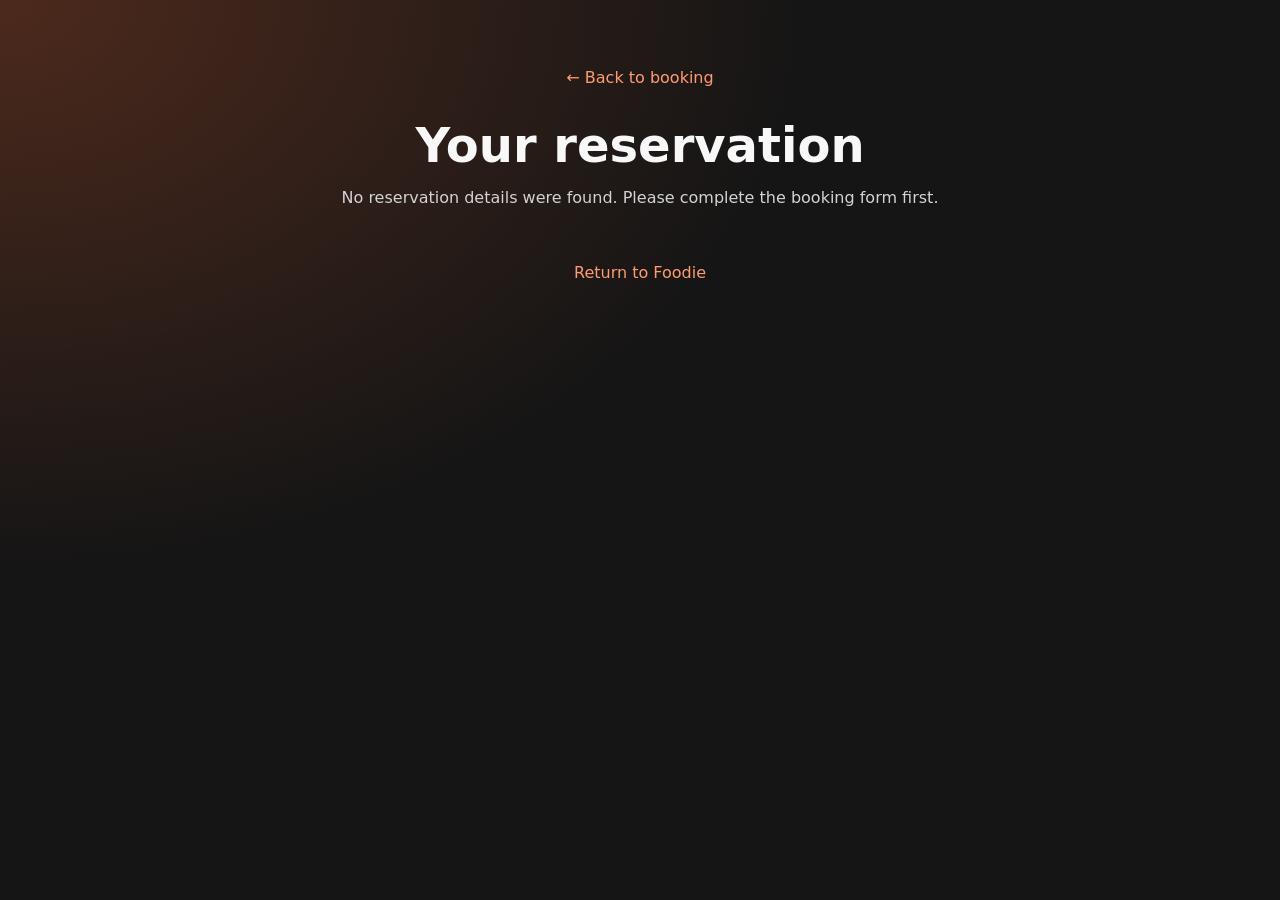
<file: apps/Foodie/table_card.html>
<!DOCTYPE html>
<html lang="en">

<head>
    <meta charset="UTF-8">
    <meta name="viewport" content="width=device-width, initial-scale=1.0">
    <meta name="description"
        content="Your table has been successfully reserved at Foodie Restaurant. Thank you for choosing us. We look forward to serving you soon.">
    <title>Reservation Confirmation | Foodie</title>
    <link rel="stylesheet" href="./style/table_card.css">
    <link rel="shortcut icon" href="./logo.png" type="image/x-icon">
    <script src="./scripts/reservation-card.js" defer></script>
</head>
<body>
    <main class="confirmation">
        <a class="back-link" href="./table.html">← Back to booking</a>
        <h1 id="confirmation-title">Your reservation</h1>
        <p id="card-message" class="card-message" role="status" aria-live="polite">Loading your reservation…</p>
        <section id="reservation-card" class="reservation-card" aria-label="Reservation details"></section>
        <a class="home-link" href="./index.html">Return to Foodie</a>
    </main>
</body>

</html>
</file>
<file: apps/Foodie/style/common.css>
* {
    padding: 0;
    margin: 0;
    box-sizing: border-box;
    transition: all 1s ease;
}

body {
    font-family: system-ui, -apple-system, BlinkMacSystemFont, 'Segoe UI', Roboto, Oxygen, Ubuntu, Cantarell, 'Open Sans', 'Helvetica Neue', sans-serif;
    background: #000000;
}

body::-webkit-scrollbar {
    display: none;
}

header {

    background-position: center;
    width: 100%;
    padding-top: 165px;
    padding-bottom: 40px;
}

.nav_bar {
    display: flex;
    flex-direction: row;
    position: fixed;
    justify-self: center;
    justify-content: space-between;
    width: 95vw;
    border: 1px solid #eee;
    border-radius: 50px;
    align-items: center;
    padding: 15px 30px;
    margin: 10px;
    backdrop-filter: blur(10px);
    z-index: 1000;
}

.nav_bar h1 {
    color: #ffffff;
    font-size: 24px;
}

.nav_bar ul {
    display: flex;
    list-style: none;
    gap: 50px;
}

.nav_bar ul li {
    font-size: 20px;
}

li a {
    text-decoration: none;
    color: #ffffff;
}

.book_btn {
    padding: 10px 20px;
    background-color: #ffffff;
    color: #ffffff;
    border: none;
    border-radius: 5px;
    cursor: pointer;
    background-color: orange;

}

.book_btn a {
    color: #ffffff;
    text-decoration: none;
}

.head_main {
    margin-top: 50px;
    margin-left: 90px;
}

header :nth-child(2) h1 {
    color: white;
}




footer {
    background: #1a1a1a;
    color: white;
    padding: 35px;
}

.footer {
    display: flex;
    justify-content: space-between;
    gap: 40px;
    flex-wrap: wrap;
}

.footer-logo {
    flex: 1;
    min-width: 250px;
}

.footer-logo h2 {
    color: #ff6b00;
    margin-bottom: 15px;
    font-size: 2rem;
}

.footer-logo p {
    color: #cfcfcf;
    line-height: 1.7;
}

.footer-box {
    min-width: 220px;
}

.footer-box h3 {
    margin-bottom: 20px;
    color: #ff6b00;
    font-size: 1.2rem;
}

.footer-box p {
    display: flex;
    align-items: center;
    gap: 12px;
    margin-bottom: 15px;
    color: #d9d9d9;
}

.footer-box span {
    background: rgba(255, 255, 255, 0.1);
    padding: 10px;
    border-radius: 50%;
    font-size: 20px;
}

hr {
    border: none;
    height: 1px;
    background: rgba(255, 255, 255, 0.1);
    margin: 35px 0 20px;
}

.copyright {
    text-align: center;
    color: #bdbdbd;
    font-size: 14px;
}
</file>
<file: apps/Foodie/style/style.css>
header {
    background-image: url("../header_bg/header_bg.png");
    background-size: cover;

}

.head_main div h4 {
    color: #ff8800;
    font-size: 17px;
    padding: 15px;
}

.head_main div span {
    color: #ffffff;
    font-size: 45px;
    font-weight: 600;
}

.GFGM {
    display: flex;
    flex-direction: column;
}

.head_para {
    width: 50%;
}

.head_main div p {
    margin: 12px 0;
    color: #ffffff;
    font-size: 15px;
}



main {
    padding: 100px 80px;
    background-color: #000000;
    color: #ffffff;
}


.parent {
    display: flex;
    gap: 50px;
}

.main_p1 {
    display: flex;
    gap: 50px;
}

.main_p1 img {
    border-radius: 100%;
    height: 300px;
    width: 300px;
}

.main_c2 {
    display: flex;
    flex-direction: column;
    gap: 20px;
    width: 25vw;
}

.main_c2 :nth-child(1) {
    font-size: 20px;
    color: #ff8800;
    font-weight: 600;
    font-style: italic;
}

.main_c2 :nth-child(2) {
    font-size: 20px;
    font-weight: 600;
    font-style: italic;
}

.main_c2 :nth-child(3) {
    font-size: 16px;
    font-weight: 400;
}


.qual {
    display: flex;
    gap: 20px;
    align-items: center;
    margin: 20px 0;
}

.icon {
    font-size: 20px;
    color: #ff8800;
    background: #ff880050;
    padding: 7px;
    border-radius: 100%;
    font-weight: 600;
    font-style: italic;
}

.qual div {
    display: flex;
    flex-direction: column;
}

.qual div span:nth-child(1) {
    font-size: 17px;
    font-weight: 700;
    font-style: italic;
}

.qual div span:nth-child(2) {
    font-size: 13px;
    font-weight: 200;
}

.qual span:nth-child(1) {
    font-style: normal;
    align-items: center;
    color: #ff8800;
}

.parent2 {
    margin-top: 75px;
    display: flex;
    flex-direction: column;
}

.parent2 h1 {
    text-align: center;
}

.dish {
    margin-top: 30px;
    display: flex;
    width: calc(100vw-85px);
    overflow-x: scroll;
    z-index: 10;
}

.card {
    display: flex;
    flex-direction: column;
    justify-content: space-around;
    min-width: 275px !important;
    border: 2px solid rgb(183, 183, 183);
    border-radius: 10px;
    margin: 0 5px;
    padding: 7px;
}

.dish::-webkit-scrollbar {
    display: none;
}

.card img {
    border-radius: 3px;
    z-index: -1;
    height: 180px;
    width: 100%;
}

.dish_name {
    color: #ff6b00;
    text-align: center;
    font-size: larger;
    font-weight: 800;
}

.options {
    display: flex;
    flex-direction: row;
    align-items: center;
    margin: 5px;
    justify-content: space-between;
    position: relative;
    bottom: 0;
}

.options h6 {
    font-weight: 800;
    font-size: large;
    color: #ff6b00;
}
</file>
<file: apps/Foodie/style/transition.css>
@view-transition {
    navigation: auto;
}



::view-transition-group(nav-content) {
    animation-duration: 0s;
    animation-timing-function: none;
}

::view-transition-old(nav-content) {
    animation-name: none;
}

::view-transition-new(nav-content) {
    animation-name: none;
}

nav {
    view-transition-name: nav-content;
}

::view-transition-group(header-content) {
    animation-duration: 0.5s;
    animation-timing-function: ease-in-out;
}

::view-transition-old(header-content) {
    animation-name: slide-out;
}

::view-transition-new(header-content) {
    animation-name: slide-in;
}

header {
    view-transition-name: header-content;
}

::view-transition-group(main-content) {
    animation-duration: 0.5s;
    animation-timing-function: ease-in-out;
}

::view-transition-old(main-content) {
    animation-name: slide-out;
}

::view-transition-new(main-content) {
    animation-name: slide-in;
}

main {
    view-transition-name: main-content;
}

::view-transition-group(footer-content) {
    animation-duration: 0.5s;
    animation-timing-function: ease-in-out;
}

::view-transition-old(footer-content) {
    animation-name: slide-out;
}

::view-transition-new(footer-content) {
    animation-name: slide-in;
}

footer {
    view-transition-name: footer-content;
}

@keyframes slide-out {
    to {
        translate: -100vw
    }
}

@keyframes slide-in {
    from {
        translate: 100vw
    }
}
</file>
<file: apps/Movie/styles.css>
:root {
  color-scheme: dark;
  font-family: "Trebuchet MS", Arial, sans-serif;
  color: #f8f5f0;
  background: #101010;
  font-synthesis: none;
  text-rendering: optimizeLegibility;
  --background: #101010;
  --surface: #191817;
  --muted: #a7a19a;
  --accent: #f4a261;
}

* {
  box-sizing: border-box;
}

body {
  min-width: 320px;
  min-height: 100vh;
  margin: 0;
  background: var(--background);
}

a {
  color: inherit;
  text-decoration: none;
}

button {
  font: inherit;
}

.welcome-page {
  overflow: hidden;
  background:
    radial-gradient(ellipse at 76% 45%, rgb(86 51 34 / 19%), transparent 38%),
    var(--background);
}

.welcome {
  position: relative;
  display: flex;
  min-height: 100vh;
  flex-direction: column;
  justify-content: space-between;
  padding: 36px max(7.4vw, 28px) 27px;
  isolation: isolate;
}

.wordmark {
  z-index: 1;
  display: inline-flex;
  width: fit-content;
  align-items: center;
  gap: 11px;
  font-size: 12px;
  font-weight: 700;
  letter-spacing: 0.18em;
}

.wordmark-icon {
  display: grid;
  width: 31px;
  height: 31px;
  place-items: center;
  border: 1px solid rgb(244 162 97 / 75%);
  border-radius: 50%;
  color: var(--accent);
  font-family: Georgia, serif;
  font-size: 18px;
  letter-spacing: 0;
}

.welcome-copy {
  z-index: 1;
  width: min(570px, 58%);
  margin-top: -20px;
}

.eyebrow {
  display: flex;
  align-items: center;
  gap: 10px;
  margin: 0 0 19px;
  color: var(--accent);
  font-size: 10px;
  font-weight: 700;
  letter-spacing: 0.2em;
}

.eyebrow-line {
  display: inline-block;
  width: 24px;
  height: 1px;
  background: var(--accent);
}

.welcome h1,
.catalog-heading h1,
.player-heading h1 {
  margin: 0;
  font-family: Georgia, serif;
  font-weight: 500;
  letter-spacing: -0.045em;
}

.welcome h1 {
  font-size: clamp(52px, 7vw, 88px);
  line-height: 1.06;
}

.welcome h1 span,
.catalog-heading h1 span {
  color: var(--accent);
  font-style: italic;
}

.welcome-description,
.section-description {
  color: var(--muted);
  line-height: 1.7;
}

.welcome-description {
  max-width: 390px;
  margin: 21px 0 29px;
  font-size: 15px;
}

.button {
  display: inline-flex;
  min-height: 50px;
  align-items: center;
  justify-content: center;
  gap: 27px;
  border: 1px solid transparent;
  border-radius: 3px;
  font-size: 13px;
  font-weight: 700;
  transition: transform 160ms ease, background-color 160ms ease, border-color 160ms ease;
}

.button:hover {
  transform: translateY(-2px);
}

.button-primary {
  min-width: 150px;
  padding: 0 21px;
  background: var(--accent);
  color: #17110d;
}

.button-primary:hover {
  background: #ffb578;
}

.watch-button span {
  font-size: 19px;
  font-weight: 400;
}

.welcome-footer,
.site-footer {
  z-index: 1;
  margin: 0;
  color: #716c66;
  font-size: 9px;
  font-weight: 600;
  letter-spacing: 0.18em;
}

.welcome-footer span {
  padding-left: 5px;
  color: var(--accent);
}

.welcome-art {
  position: absolute;
  z-index: -1;
  top: 50%;
  right: 9%;
  width: min(40vw, 480px);
  aspect-ratio: 1;
  transform: translateY(-50%);
}

.art-glow {
  position: absolute;
  inset: 12%;
  border-radius: 50%;
  background: radial-gradient(circle, rgb(215 121 64 / 17%), transparent 69%);
  filter: blur(12px);
}

.film-frame {
  position: absolute;
  display: grid;
  width: 53%;
  height: 72%;
  place-items: center;
  border: 1px solid rgb(241 228 210 / 20%);
  border-radius: 48% 48% 5px 5px;
  background: linear-gradient(155deg, #34271f, #171514 68%);
  box-shadow: 0 25px 70px rgb(0 0 0 / 42%);
}

.film-frame-back {
  top: 10%;
  left: 16%;
  color: rgb(244 162 97 / 50%);
  font-family: Georgia, serif;
  font-size: clamp(75px, 14vw, 170px);
  transform: rotate(-13deg);
}

.film-frame-front {
  right: 11%;
  bottom: 7%;
  border-color: rgb(244 162 97 / 40%);
  background: linear-gradient(150deg, #4a3023, #1d1815 75%);
  color: rgb(255 231 208 / 78%);
  font-size: 11px;
  letter-spacing: 0.35em;
  transform: rotate(10deg);
}

.art-star {
  position: absolute;
  color: var(--accent);
}

.star-one {
  top: 12%;
  right: 21%;
  font-size: 24px;
}

.star-two {
  bottom: 20%;
  left: 9%;
  font-size: 13px;
}

.catalog-page {
  background:
    radial-gradient(ellipse at 50% -18%, rgb(111 62 34 / 20%), transparent 46%),
    var(--background);
}

.site-header {
  display: flex;
  height: 83px;
  align-items: center;
  justify-content: space-between;
  padding: 0 max(7.4vw, 28px);
  border-bottom: 1px solid rgb(255 255 255 / 7%);
}

.header-link {
  color: #c4bdb5;
  font-size: 12px;
  transition: color 160ms ease;
}

.header-link:hover {
  color: var(--accent);
}

.header-link span {
  margin-right: 7px;
}

.catalog-main {
  width: min(1120px, 85.2%);
  min-height: calc(100vh - 144px);
  margin: 0 auto;
  padding: 70px 0 65px;
}

.catalog-heading {
  display: flex;
  align-items: end;
  justify-content: space-between;
  margin-bottom: 35px;
}

.catalog-heading .eyebrow {
  margin-bottom: 15px;
}

.catalog-heading h1 {
  font-size: clamp(40px, 5vw, 59px);
  line-height: 1.1;
}

.section-description {
  margin: 12px 0 0;
  font-size: 13px;
}

.collection-count {
  margin: 0 0 4px;
  color: #827b74;
  font-size: 9px;
  font-weight: 700;
  letter-spacing: 0.17em;
}

.collection-count span {
  margin-right: 7px;
  color: var(--accent);
}

.movie-grid {
  display: grid;
  grid-template-columns: repeat(3, minmax(0, 1fr));
  gap: 29px 22px;
}

.movie-card {
  min-width: 0;
  padding: 0;
  border: 0;
  background: transparent;
  color: inherit;
  cursor: pointer;
  text-align: left;
}

.poster {
  position: relative;
  display: block;
  overflow: hidden;
  aspect-ratio: 1.58;
  border: 1px solid rgb(255 255 255 / 9%);
  border-radius: 4px;
  background:
    radial-gradient(ellipse at 50% 25%, rgb(255 255 255 / 13%), transparent 43%),
    linear-gradient(145deg, #503627, #211d1a 72%);
}

.poster-2 {
  background: linear-gradient(145deg, #394449, #1a2222 72%);
}

.poster-3 {
  background: linear-gradient(145deg, #514138, #211a1d 72%);
}

.poster-4 {
  background: linear-gradient(145deg, #51452b, #1e1c18 72%);
}

.poster-5 {
  background: linear-gradient(145deg, #3d3552, #201b24 72%);
}

.poster-6 {
  background: linear-gradient(145deg, #3a4a42, #1a211e 72%);
}

.poster::after {
  position: absolute;
  inset: 0;
  background: linear-gradient(0deg, rgb(0 0 0 / 43%), transparent 60%);
  content: "";
  pointer-events: none;
}

.poster img {
  position: absolute;
  z-index: 1;
  width: 100%;
  height: 100%;
  object-fit: cover;
  transition: transform 350ms ease;
}

.poster-fallback img {
  display: none;
}

.poster-fallback::before {
  position: absolute;
  top: 50%;
  left: 50%;
  color: rgb(255 240 223 / 55%);
  content: "R";
  font-family: Georgia, serif;
  font-size: clamp(62px, 9vw, 112px);
  transform: translate(-50%, -55%);
}

.card-play {
  position: absolute;
  z-index: 2;
  top: 50%;
  left: 50%;
  display: grid;
  width: 43px;
  height: 43px;
  place-items: center;
  padding-left: 3px;
  border: 1px solid rgb(255 255 255 / 75%);
  border-radius: 50%;
  background: rgb(16 16 16 / 45%);
  font-size: 12px;
  opacity: 0;
  transform: translate(-50%, -40%);
  transition: opacity 180ms ease, transform 180ms ease;
}

.movie-card:hover .poster img,
.movie-card:focus-visible .poster img {
  transform: scale(1.04);
}

.movie-card:hover .card-play,
.movie-card:focus-visible .card-play {
  opacity: 1;
  transform: translate(-50%, -50%);
}

.movie-card:focus-visible {
  outline: 2px solid var(--accent);
  outline-offset: 5px;
}

.movie-details {
  display: flex;
  align-items: center;
  justify-content: space-between;
  gap: 10px;
  padding-top: 13px;
}

.movie-title {
  overflow: hidden;
  font-family: Georgia, serif;
  font-size: 17px;
  text-overflow: ellipsis;
  white-space: nowrap;
}

.movie-label {
  flex: 0 0 auto;
  color: #837c75;
  font-size: 8px;
  font-weight: 700;
  letter-spacing: 0.15em;
}

.site-footer {
  display: flex;
  min-height: 61px;
  align-items: center;
  justify-content: center;
  gap: 9px;
  border-top: 1px solid rgb(255 255 255 / 7%);
}

.site-footer span {
  color: var(--accent);
}

.player-view {
  max-width: 900px;
  margin: 0 auto;
}

.player-view[hidden],
#catalog-view[hidden] {
  display: none;
}

.button-back {
  min-height: 40px;
  gap: 10px;
  padding: 0 13px;
  border-color: rgb(255 255 255 / 18%);
  color: #e7e0d9;
  font-size: 11px;
}

.button-back:hover {
  border-color: var(--accent);
}

.player-heading {
  margin: 32px 0 20px;
}

.player-heading .eyebrow {
  margin-bottom: 9px;
}

.player-heading h1 {
  font-size: clamp(35px, 5vw, 52px);
}

.movie-player {
  display: block;
  width: 100%;
  max-height: min(67vh, 600px);
  aspect-ratio: 16 / 9;
  border: 1px solid rgb(255 255 255 / 12%);
  border-radius: 4px;
  background: #050505;
  object-fit: contain;
}

.player-note,
.video-error {
  color: var(--muted);
  font-size: 12px;
  line-height: 1.6;
}

.video-error {
  color: #ffc8a3;
}

.video-error code {
  color: #ffe3ca;
}
</file>
<file: apps/Terminal/style.css>
:root {
  color-scheme: dark;
  font-family: "Cascadia Code", "SFMono-Regular", Consolas, "Liberation Mono", monospace;
  background: #10131a;
  color: #e2e8f0;
  font-synthesis: none;
  text-rendering: optimizeLegibility;
  --muted: #8591a3;
  --line: #29313d;
  --panel: #151a22;
  --accent: #7dd3a7;
  --blue: #80b8ff;
}

* {
  box-sizing: border-box;
}

body {
  min-width: 320px;
  min-height: 100vh;
  margin: 0;
  background:
    radial-gradient(ellipse at 50% -20%, rgb(54 88 125 / 14%), transparent 55%),
    #10131a;
}

button,
input {
  font: inherit;
}

.terminal-window {
  display: flex;
  /* width: min(1080px, calc(100% - 48px)); */
  /* min-height: min(720px, calc(100vh - 64px)); */
  flex-direction: column;
  /* margin: 32px auto; */
  overflow: hidden;
  border: 1px solid #313a48;
  border-radius: 10px;
  background: #11151c;
  box-shadow: 0 26px 85px rgb(0 0 0 / 42%);
}


.title {
  display: flex;
  align-items: center;
  gap: 9px;
  color: #d8dee8;
  font-family: "Segoe UI", Arial, sans-serif;
  font-size: 12px;
}

.terminal-mark {
  color: var(--accent);
  font-weight: 700;
}

.title-separator,
.title-subtitle {
  color: #7b8797;
}

.window-actions {
  display: flex;
  height: 100%;
  color: #9aa5b4;
  font-family: "Segoe UI", Arial, sans-serif;
  font-size: 12px;
}

.window-actions span {
  display: grid;
  width: 43px;
  place-items: center;
}

.window-actions .close {
  font-size: 18px;
}

.window-actions .close:hover {
  background: #c74747;
  color: white;
}

.tabs {
  display: flex;
  height: 48px;
  flex: 0 0 auto;
  align-items: stretch;
  gap: 5px;
  padding: 0 17px;
  border-bottom: 1px solid var(--line);
  background: #171c24;
}

.tab {
  position: relative;
  display: inline-flex;
  align-items: center;
  gap: 9px;
  padding: 0 14px;
  border: 0;
  background: transparent;
  color: #99a4b3;
  cursor: pointer;
  font-size: 11px;
}

.tab:hover {
  color: #e3eaf4;
}

.tab.active {
  color: #eaf0f7;
}

.tab.active::after {
  position: absolute;
  right: 10px;
  bottom: -1px;
  left: 10px;
  height: 2px;
  background: var(--accent);
  content: "";
}

.tab-icon {
  color: var(--accent);
  font-size: 13px;
  font-weight: 700;
}

.list-icon {
  color: #91a9c8;
}

.command-count {
  padding: 2px 5px;
  border: 1px solid #333d4b;
  border-radius: 8px;
  color: #a6b2c2;
  font-size: 8px;
}

.tab-spacer {
  flex: 1;
}

.session-state {
  display: flex;
  align-items: center;
  gap: 7px;
  color: #8c98a8;
  font-size: 9px;
}

.status-dot,
.green-dot {
  width: 7px;
  height: 7px;
  flex: 0 0 auto;
  border-radius: 50%;
  background: #70c99a;
  box-shadow: 0 0 9px rgb(112 201 154 / 40%);
}

.tab-panel[hidden] {
  display: none;
}

.terminal-panel {
  display: flex;
  min-height: 450px;
  flex: 1;
  flex-direction: column;
  background:
    radial-gradient(ellipse at 50% 0%, rgb(39 56 78 / 12%), transparent 53%),
    #10141b;
}

.terminal-meta {
  display: flex;
  min-height: 39px;
  align-items: center;
  justify-content: space-between;
  padding: 0 23px;
  border-bottom: 1px solid rgb(255 255 255 / 4%);
}

.session-label {
  display: inline-flex;
  align-items: center;
  gap: 8px;
  color: #788696;
  font-size: 8px;
  font-weight: 700;
  letter-spacing: 0.12em;
}

.green-dot {
  width: 6px;
  height: 6px;
}

.clear-button {
  padding: 5px 7px;
  border: 0;
  border-radius: 3px;
  background: transparent;
  color: #8592a3;
  cursor: pointer;
  font-size: 9px;
}

.clear-button:hover {
  background: #242d39;
  color: #d7e0eb;
}

.terminal-output {
  min-height: 0;
  flex: 1;
  overflow: auto;
  padding: 23px 25px 19px;
  color: #c3ccd8;
  font-size: 12px;
  line-height: 1.7;
  scrollbar-color: #414c5b transparent;
  scrollbar-width: thin;
}

.welcome-banner {
  display: flex;
  align-items: center;
  gap: 27px;
  margin-bottom: 24px;
  padding-bottom: 21px;
  border-bottom: 1px solid rgb(255 255 255 / 6%);
}

.ascii-logo {
  margin: 0;
  color: #6fc99b;
  font-size: clamp(7px, 1vw, 10px);
  line-height: 1.4;
}

.welcome-text p {
  margin: 2px 0;
  color: #8793a3;
  font-size: 10px;
}

.welcome-text .welcome-title {
  margin-bottom: 7px;
  color: #e0e7ef;
  font-size: 12px;
  font-weight: 700;
}

code {
  color: #9fceff;
}

.command-line {
  display: flex;
  flex-wrap: wrap;
  gap: 0 8px;
  margin: 5px 0 2px;
  color: #dbe3ed;
  overflow-wrap: anywhere;
}

.command-line .prompt-user {
  color: #78d5a3;
}

.command-line .prompt-path {
  color: #82b9ff;
}

.command-result {
  margin: 0 0 14px;
  color: #aab5c3;
  white-space: pre-wrap;
  overflow-wrap: anywhere;
}

.command-result.error {
  color: #f18a8a;
}

.command-result.success {
  color: #8bd7a9;
}

.command-result .file-dir {
  color: #82b9ff;
}

.command-form {
  display: flex;
  min-height: 48px;
  flex: 0 0 auto;
  align-items: center;
  gap: 9px;
  margin: 0 23px;
  border-top: 1px solid #29313d;
}

.prompt {
  display: inline-flex;
  flex: 0 0 auto;
  gap: 0;
  color: #d8e0ea;
  font-size: 11px;
  white-space: pre;
}

.prompt-user {
  color: #78d5a3;
}

.prompt-colon {
  color: #8996a7;
}

.prompt-path {
  max-width: 230px;
  overflow: hidden;
  color: #82b9ff;
  text-overflow: ellipsis;
}

.prompt-dollar {
  padding-left: 7px;
  color: #b4c0ce;
}

.command-form input {
  width: 100%;
  min-width: 0;
  padding: 0;
  border: 0;
  outline: 0;
  background: transparent;
  color: #e8edf4;
  font-size: 11px;
  caret-color: var(--accent);
}

.cursor-block {
  display: none;
  width: 7px;
  height: 15px;
  flex: 0 0 auto;
  background: #77d4a0;
  animation: blink 1s steps(2, start) infinite;
}

.command-form:focus-within .cursor-block {
  display: none;
}

@keyframes blink {
  to { visibility: hidden; }
}

.terminal-footer {
  display: flex;
  min-height: 32px;
  flex: 0 0 auto;
  align-items: center;
  gap: 20px;
  padding: 0 23px;
  border-top: 1px solid rgb(255 255 255 / 4%);
  color: #758192;
  font-size: 8px;
}

.terminal-footer kbd {
  padding: 2px 4px;
  border: 1px solid #394352;
  border-radius: 3px;
  color: #b9c4d1;
  font: inherit;
}

.commands-panel {
  flex: 1;
  padding: 31px clamp(20px, 4vw, 45px) 25px;
  background: #121720;
}

.commands-heading {
  display: flex;
  align-items: end;
  justify-content: space-between;
  gap: 15px;
  margin-bottom: 22px;
}

.eyebrow {
  margin: 0 0 7px;
  color: #7ccfa3;
  font-size: 8px;
  font-weight: 700;
  letter-spacing: 0.15em;
}

.commands-heading h1 {
  margin: 0;
  color: #ebf0f6;
  font-family: "Segoe UI", Arial, sans-serif;
  font-size: 23px;
  font-weight: 600;
  letter-spacing: -0.025em;
}

.commands-heading p:not(.eyebrow) {
  margin: 7px 0 0;
  color: #8c98a8;
  font-size: 10px;
}

.commands-heading p strong {
  color: #c2ccd8;
}

.total-commands {
  flex: 0 0 auto;
  padding: 6px 9px;
  border: 1px solid #303a48;
  border-radius: 4px;
  color: #8996a7;
  font-size: 8px;
}

.total-commands strong {
  color: #d4dde8;
}

.command-list {
  display: grid;
  grid-template-columns: repeat(2, minmax(0, 1fr));
  gap: 8px;
}

.command-card {
  display: grid;
  min-width: 0;
  grid-template-columns: minmax(82px, 0.5fr) minmax(0, 1fr) auto;
  align-items: center;
  gap: 10px;
  min-height: 54px;
  padding: 9px 11px;
  border: 1px solid #293340;
  border-radius: 5px;
  background: #171d26;
  transition: background 140ms ease, border-color 140ms ease;
}

.command-card:hover {
  border-color: #405168;
  background: #1b2330;
}

.command-name {
  overflow: hidden;
  color: #94c8ff;
  font-size: 10px;
  font-weight: 700;
  text-overflow: ellipsis;
  white-space: nowrap;
}

.command-name span {
  color: #758398;
  font-weight: 400;
}

.command-description {
  color: #9ba7b6;
  font-family: "Segoe UI", Arial, sans-serif;
  font-size: 9px;
  line-height: 1.45;
}

.run-command {
  padding: 5px 7px;
  border: 1px solid #364456;
  border-radius: 3px;
  background: #202a37;
  color: #bcc9d8;
  cursor: pointer;
  font-size: 8px;
}

.run-command:hover {
  border-color: #5d8bb8;
  background: #26384c;
  color: white;
}

.commands-note {
  display: flex;
  align-items: start;
  gap: 8px;
  margin: 16px 0 0;
  color: #8693a4;
  font-family: "Segoe UI", Arial, sans-serif;
  font-size: 9px;
  line-height: 1.5;
}

.commands-note span {
  color: #8fadd0;
}

.statusbar {
  display: flex;
  min-height: 28px;
  flex: 0 0 auto;
  align-items: center;
  justify-content: space-between;
  padding: 0 15px;
  border-top: 1px solid #29313d;
  background: #171c24;
  color: #8490a0;
  font-size: 8px;
}

.status-left {
  display: flex;
  align-items: center;
  gap: 7px;
}

.statusbar .status-dot {
  width: 6px;
  height: 6px;
}
</file>
<file: apps/This PC/style.css>
:root {
  font-family: "Segoe UI", "Segoe UI Variable", Tahoma, sans-serif;
  color: #20252b;
  background: #f3f5f8;
  font-synthesis: none;
  text-rendering: optimizeLegibility;
  --accent: #1768c5;
  --muted: #68727d;
  --line: #e4e8ed;
  --panel: #fff;
}

* {
  box-sizing: border-box;
}

body {
  min-width: 360px;
  min-height: 100vh;
  margin: 0;
  background: #f3f5f8;
}

button,
input {
  font: inherit;
}

button {
  color: inherit;
}

.app-shell {
  display: flex;
  min-height: 100vh;
  flex-direction: column;
  background: var(--panel);
}


.app-title {
  display: inline-flex;
  align-items: center;
  gap: 9px;
  color: #30363d;
  font-size: 12px;
  text-decoration: none;
}

.pc-mark {
  color: #3278cc;
  font-size: 16px;
}


.toolbar {
  display: flex;
  min-height: 53px;
  align-items: center;
  gap: 9px;
  padding: 7px 22px;
  border-bottom: 1px solid var(--line);
}

.icon-button {
  display: grid;
  width: 31px;
  height: 31px;
  flex: 0 0 auto;
  place-items: center;
  border: 0;
  border-radius: 5px;
  background: transparent;
  color: #545e69;
  cursor: pointer;
  font-size: 19px;
}

.icon-button:hover {
  background: #eaf0f7;
}

.address-bar,
.search-box {
  display: flex;
  height: 34px;
  align-items: center;
  border: 1px solid #dce2e8;
  border-radius: 5px;
  background: #fff;
}

.address-bar {
  min-width: 120px;
  flex: 1;
  gap: 10px;
  padding: 0 11px;
  color: #47515c;
  font-size: 12px;
}

.address-icon {
  color: #357acc;
  font-size: 13px;
}

.address-chevron {
  margin-left: auto;
  color: #9aa3ad;
  font-size: 18px;
}

.search-box {
  width: min(260px, 28vw);
  gap: 8px;
  padding: 0 10px;
  color: #717c88;
}

.search-box:focus-within {
  border-color: #77a9e2;
  box-shadow: 0 0 0 1px #77a9e2;
}

.search-box > span {
  font-size: 17px;
}

.search-box input {
  width: 100%;
  min-width: 0;
  padding: 0;
  border: 0;
  outline: 0;
  background: transparent;
  color: #343c44;
  font-size: 11px;
}

.search-box input::placeholder {
  color: #89939d;
}

.workspace {
  display: flex;
  min-height: 0;
  flex: 1;
}

.sidebar {
  position: relative;
  display: flex;
  width: 224px;
  flex: 0 0 224px;
  flex-direction: column;
  padding: 17px 10px 62px;
  border-right: 1px solid #edf0f3;
  background: #f8f9fb;
}

.side-nav {
  display: grid;
  gap: 3px;
}

.nav-item {
  display: flex;
  min-height: 36px;
  align-items: center;
  gap: 12px;
  padding: 0 11px;
  border: 0;
  border-radius: 5px;
  background: transparent;
  color: #414a54;
  cursor: pointer;
  font-size: 12px;
  text-align: left;
}

.nav-item:hover {
  background: #edf1f6;
}

.nav-item.active {
  background: #e5edf8;
  color: #125eb2;
  font-weight: 600;
}

.nav-icon {
  width: 17px;
  color: #627180;
  font-size: 15px;
  text-align: center;
}

.active .nav-icon {
  color: #236dbc;
}

.sidebar-divider {
  height: 1px;
  margin: 16px 7px;
  background: #e5e9ed;
}

.sidebar-label {
  margin: 0 11px 9px;
  color: #7c8792;
  font-size: 9px;
  font-weight: 700;
  letter-spacing: 0.1em;
}

.sidebar-footer {
  position: absolute;
  right: 12px;
  bottom: 17px;
  left: 17px;
  display: flex;
  align-items: center;
  gap: 8px;
  color: #78838d;
  font-size: 9px;
}

.privacy-dot,
.status-led {
  width: 7px;
  height: 7px;
  flex: 0 0 auto;
  border-radius: 50%;
  background: #4eaa73;
}

.main-panel {
  min-width: 0;
  flex: 1;
  padding: 39px clamp(23px, 4.2vw, 64px) 42px;
  overflow: auto;
}

.content-view[hidden] {
  display: none;
}

.page-heading {
  display: flex;
  align-items: center;
  justify-content: space-between;
  gap: 20px;
  margin-bottom: 31px;
}

.overline {
  margin: 0 0 7px;
  color: #5b7fa4;
  font-size: 9px;
  font-weight: 700;
  letter-spacing: 0.13em;
}

h1,
h2,
h3,
p {
  margin-top: 0;
}

.page-heading h1 {
  margin: 0;
  color: #202932;
  font-size: clamp(27px, 3.2vw, 35px);
  font-weight: 600;
  letter-spacing: -0.035em;
}

.subheading {
  margin: 7px 0 0;
  color: #6c7681;
  font-size: 12px;
}

.primary-button,
.secondary-button {
  display: inline-flex;
  min-height: 36px;
  flex: 0 0 auto;
  align-items: center;
  justify-content: center;
  gap: 8px;
  padding: 0 13px;
  border: 1px solid #d9e0e7;
  border-radius: 5px;
  background: #fff;
  color: #3a4652;
  cursor: pointer;
  font-size: 11px;
  font-weight: 600;
  transition: background 140ms ease, border-color 140ms ease;
}

.primary-button {
  border-color: #1768c5;
  background: #1768c5;
  color: #fff;
}

.primary-button:hover {
  border-color: #0e57aa;
  background: #0e57aa;
}

.secondary-button:hover {
  border-color: #aebdcd;
  background: #f5f8fc;
}

.content-section {
  margin-top: 30px;
}

.section-heading {
  display: flex;
  align-items: baseline;
  justify-content: space-between;
  gap: 15px;
  margin-bottom: 13px;
}

.section-heading h2 {
  margin: 0;
  color: #343d47;
  font-size: 14px;
  font-weight: 600;
}

.section-hint {
  color: #8a949e;
  font-size: 10px;
}

.folder-grid {
  display: grid;
  grid-template-columns: repeat(3, minmax(0, 1fr));
  gap: 11px;
}

.folder-card {
  display: grid;
  min-width: 0;
  min-height: 117px;
  grid-template-columns: 48px minmax(0, 1fr);
  grid-template-rows: 1fr auto;
  align-items: center;
  column-gap: 13px;
  padding: 14px;
  border: 1px solid #e7ebf0;
  border-radius: 7px;
  background: #fff;
  cursor: pointer;
  text-align: left;
  transition: border-color 150ms ease, box-shadow 150ms ease, transform 150ms ease;
}

.folder-card:hover,
.folder-card:focus-visible {
  border-color: #a8c7e9;
  box-shadow: 0 3px 12px rgb(29 83 136 / 8%);
  transform: translateY(-1px);
}

.folder-illustration {
  display: grid;
  width: 48px;
  height: 44px;
  grid-row: 1 / span 2;
  place-items: center;
  border-radius: 8px;
  background: #eef5ff;
  color: #4282ca;
}

.folder-glyph {
  font-size: 22px;
}

.folder-documents .folder-illustration { background: #eef4ff; color: #6c8ed2; }
.folder-downloads .folder-illustration { background: #edf7f3; color: #45a584; }
.folder-music .folder-illustration { background: #f7efff; color: #9c68c9; }
.folder-pictures .folder-illustration { background: #fff5e8; color: #d49138; }
.folder-videos .folder-illustration { background: #fff0ef; color: #d46c60; }

.folder-card-name {
  align-self: end;
  overflow: hidden;
  color: #303944;
  font-size: 12px;
  font-weight: 600;
  text-overflow: ellipsis;
  white-space: nowrap;
}

.folder-card-type {
  align-self: start;
  margin-top: 4px;
  color: #8a949e;
  font-size: 9px;
}

.drive-section {
  margin-top: 31px;
}

.drive-card {
  display: flex;
  min-height: 104px;
  align-items: center;
  gap: 17px;
  padding: 15px 17px;
  border: 1px solid #e7ebf0;
  border-radius: 7px;
  background: #fff;
}

.drive-icon {
  position: relative;
  display: grid;
  width: 47px;
  height: 42px;
  flex: 0 0 auto;
  place-items: center;
  border: 1px solid #c9d6e5;
  border-radius: 6px;
  background: linear-gradient(#f7faff 55%, #e7eff9 56%);
}

.drive-screen {
  width: 22px;
  height: 13px;
  border: 2px solid #7899bb;
  border-radius: 2px;
}

.drive-light {
  position: absolute;
  bottom: 7px;
  width: 3px;
  height: 3px;
  border-radius: 50%;
  background: #58a578;
}

.drive-details {
  min-width: 0;
  flex: 1;
}

.drive-title-row {
  display: flex;
  flex-wrap: wrap;
  align-items: center;
  gap: 9px;
}

.drive-title-row h3 {
  margin: 0;
  color: #303944;
  font-size: 12px;
  font-weight: 600;
}

.storage-badge {
  padding: 3px 6px;
  border-radius: 3px;
  background: #eef3f8;
  color: #6e7e8e;
  font-size: 7px;
  font-weight: 700;
  letter-spacing: 0.08em;
}

.drive-details > p {
  margin: 5px 0 8px;
  color: #77828d;
  font-size: 9px;
}

.storage-track {
  width: min(100%, 430px);
  height: 5px;
  overflow: hidden;
  border-radius: 5px;
  background: #e8edf2;
}

.storage-track span {
  display: block;
  width: 0;
  height: 100%;
  border-radius: inherit;
  background: #3985d2;
  transition: width 300ms ease;
}

.storage-amount {
  margin: 5px 0 0 !important;
  color: #7e8892 !important;
  font-size: 8px !important;
}

.drive-arrow {
  color: #a0aab4;
  font-size: 22px;
}

.storage-disclaimer,
.privacy-note {
  margin: 8px 0 0;
  color: #929ba5;
  font-size: 9px;
  line-height: 1.6;
}

.device-section {
  margin-top: 27px;
}

.spec-grid {
  display: grid;
  grid-template-columns: repeat(3, minmax(0, 1fr));
  gap: 9px;
}

.spec-card {
  display: grid;
  min-height: 80px;
  grid-template-columns: 22px minmax(0, 1fr);
  grid-template-rows: auto auto;
  align-content: center;
  column-gap: 9px;
  padding: 12px;
  border: 1px solid #e7ebf0;
  border-radius: 6px;
  background: #fff;
}

.spec-icon {
  grid-row: 1 / span 2;
  align-self: center;
  color: #4381c2;
  font-size: 17px;
  text-align: center;
}

.spec-label {
  overflow: hidden;
  color: #87919b;
  font-size: 9px;
  text-overflow: ellipsis;
  white-space: nowrap;
}

.spec-card strong {
  overflow: hidden;
  margin-top: 5px;
  color: #36404a;
  font-size: 10px;
  font-weight: 600;
  text-overflow: ellipsis;
  white-space: nowrap;
}

.privacy-note {
  margin-top: 10px;
}

.status-bar {
  display: flex;
  min-height: 27px;
  flex: 0 0 auto;
  align-items: center;
  justify-content: space-between;
  padding: 0 18px;
  border-top: 1px solid #e8ebef;
  background: #fafbfd;
  color: #74808b;
  font-size: 9px;
}

.status-right {
  display: flex;
  align-items: center;
  gap: 6px;
}

.status-led {
  width: 6px;
  height: 6px;
}

.privacy-banner,
.notice {
  display: flex;
  align-items: center;
  gap: 9px;
  padding: 11px 13px;
  border: 1px solid #d8e7f7;
  border-radius: 5px;
  background: #f2f7fd;
  color: #526d89;
  font-size: 10px;
  line-height: 1.5;
}

.privacy-banner {
  margin: -9px 0 22px;
}

.notice {
  margin: -12px 0 20px;
  border-color: #f0d8b0;
  background: #fff9ec;
  color: #775927;
}

.empty-state {
  display: flex;
  min-height: 310px;
  flex-direction: column;
  align-items: center;
  justify-content: center;
  padding: 30px 18px;
  border: 1px dashed #dce3ea;
  border-radius: 8px;
  background: #fcfdff;
  text-align: center;
}

.empty-art {
  display: grid;
  width: 64px;
  height: 64px;
  margin-bottom: 17px;
  place-items: center;
  border-radius: 18px;
  background: #edf4fc;
  color: #5790ce;
  font-size: 27px;
}

.empty-state h2 {
  margin: 0;
  color: #35404b;
  font-size: 15px;
  font-weight: 600;
}

.empty-state p {
  max-width: 380px;
  margin: 8px 0 15px;
  color: #818c97;
  font-size: 10px;
  line-height: 1.6;
}

.empty-state .supported-formats {
  margin: 13px 0 0;
  color: #a0a9b1;
  font-size: 9px;
}

.photo-grid {
  display: grid;
  grid-template-columns: repeat(auto-fill, minmax(175px, 1fr));
  gap: 13px;
}

.photo-grid[hidden],
.file-grid[hidden] {
  display: none;
}

.photo-card {
  overflow: hidden;
  border: 1px solid #e7ebf0;
  border-radius: 6px;
  background: #fff;
}

.photo-card img {
  display: block;
  width: 100%;
  height: 145px;
  background: #eef2f6;
  object-fit: cover;
}

.photo-card img.broken-image {
  visibility: hidden;
}

.photo-caption {
  display: flex;
  min-height: 40px;
  align-items: center;
  justify-content: space-between;
  gap: 8px;
  padding: 0 10px;
}

.photo-caption strong {
  overflow: hidden;
  color: #3b4651;
  font-size: 10px;
  font-weight: 600;
  text-overflow: ellipsis;
  white-space: nowrap;
}

.photo-caption span {
  flex: 0 0 auto;
  color: #87919b;
  font-size: 9px;
}

.file-grid {
  display: grid;
  gap: 4px;
}

.file-row {
  display: grid;
  min-height: 43px;
  grid-template-columns: 30px minmax(100px, 1fr) minmax(70px, 0.6fr) 75px;
  align-items: center;
  gap: 10px;
  padding: 0 12px;
  border: 1px solid #edf0f3;
  border-radius: 5px;
  background: white;
}

.file-icon {
  color: #5084bc;
  font-size: 16px;
  text-align: center;
}

.file-row strong {
  overflow: hidden;
  color: #39434e;
  font-size: 10px;
  font-weight: 600;
  text-overflow: ellipsis;
  white-space: nowrap;
}

.file-row > span:nth-last-child(-n + 2) {
  overflow: hidden;
  color: #87919b;
  font-size: 9px;
  text-overflow: ellipsis;
  white-space: nowrap;
}

.compact-empty {
  min-height: 250px;
  margin-top: 4px;
}

.visually-hidden {
  position: absolute;
  width: 1px;
  height: 1px;
  overflow: hidden;
  clip: rect(0, 0, 0, 0);
  white-space: nowrap;
  clip-path: inset(50%);
}
</file>
<file: apps/Foodie/style/about.css>
header {
    height: 50vh;
    background-image: url("../header_bg/table_bg.png");
    background-size: cover;
}

header div {

    color: white;
    display: flex;
    gap: 25px;
    font-size: 2rem;
    letter-spacing: 3px;
    text-align: center;
    justify-content: center;
}

header div h1 {
    font-size: 50px;
}

main {
    padding: 75px;
    width: 100%;
    margin: auto;
    color: #ffffff;
}


.parent {
    gap: 50px;
}

.main_p1 {
    display: flex;
    gap: 50px;
}



.table_img {
    border-radius: 100%;
    height: 300px;
    width: 300px;
}


.main_p2 {
    display: flex;
    flex-direction: column;
    margin-top: 50px;
}



.main_c2 {
    display: flex;
    flex-direction: column;
    gap: 20px;
    width: 75vw;
}

.main_c2 :nth-child(1) {
    font-size: 20px;
    color: #ff8800;
    font-weight: 600;
    font-style: italic;
}

.main_c2 :nth-child(2) {
    font-size: 20px;
    font-weight: 600;
    font-style: italic;
}

.main_c2 :nth-child(3) {
    font-size: 16px;
    font-weight: 400;
}


.qual {
    display: flex;
    gap: 20px;
    align-items: center;
    margin: 10px 0;
}

.icon {
    font-size: 20px;
    color: #ff8800;
    background: #ff880050;
    padding: 7px;
    border-radius: 100%;
    font-weight: 600;
    font-style: italic;
}

.qual div {
    display: flex;
    flex-direction: column;
}

.qual div span:nth-child(1) {
    font-size: 17px;
    font-weight: 700;
    font-style: italic;
}

.qual div span:nth-child(2) {
    font-size: 13px;
    font-weight: 200;
}

.qual span:nth-child(1) {
    font-style: normal;
    align-items: center;
    color: #ff8800;
}

.parent2 {
    display: flex;
    flex-direction: column;
    gap: 50px;
    margin-top: 50px;
    align-items: center;
    border: 1px solid #ffffff50;
    padding: 50px;
    background: #1c1c1c;
    color: #ffffff;
}

.parent2 h3 {
    font-size: 40px;
    color: #ff8800;
    font-weight: 600;
    font-style: italic;
}

.i_story h2 {
    font-size: 30px;
    color: #ff8800;
    font-weight: 600;
    font-style: italic;
    text-align: center;
}

.i_story p {
    font-size: 16px;
    font-weight: 400;
    text-align: center;
    margin: 30px;
}

.stats {
    border: 1px solid #ffffff50;
    border-radius: 10px;
    gap: 50px;
    justify-content: center;
    padding: 15px;
}

.p_stats {
    display: flex;
    gap: 50px;
    justify-content: center;
}

.icon {
    vertical-align: middle;
    margin-right: 10px;
}
</file>
<file: apps/Foodie/style/contact.css>
header {
    height: 50vh;
    background-image: url("../header_bg/table_bg.png");
    background-size: cover;
}

header div {

    color: white;
    display: flex;
    gap: 25px;
    font-size: 2rem;
    letter-spacing: 3px;
    justify-content: center;
}

header div h1 {
    font-size: 50px;
}

main {
    padding: 70px 10%;
    background: #111;
}

.contact-container {
    display: flex;
    gap: 40px;
    justify-content: center;
    align-items: stretch;
    flex-wrap: wrap;
}

.contact-info,
form {
    flex: 1;
    min-width: 320px;
    padding: 35px;
    border-radius: 20px;

    background: rgba(255, 255, 255, 0.08);
    backdrop-filter: blur(12px);

    border: 1px solid rgba(255, 255, 255, 0.15);
    color: white;
}

.contact-info h2,
form h2 {
    font-size: 2rem;
    margin-bottom: 20px;
}

.contact-info p {
    color: #d0d0d0;
    line-height: 1.7;
}

.info-box {
    display: flex;
    align-items: center;
    gap: 15px;
    margin-top: 25px;
    font-size: 1.1rem;
}

.info-box span {
    font-size: 28px;
}

form {
    display: flex;
    flex-direction: column;
    gap: 20px;
}

.form-group {
    display: flex;
    flex-direction: column;
    gap: 8px;
}

.form-group label {
    color: #fff;
    font-size: 15px;
}

.form-group input,
.form-group textarea {
    padding: 15px;
    border: none;
    outline: none;
    border-radius: 12px;

    background: rgba(255, 255, 255, 0.1);
    color: white;

    font-size: 15px;
}

.form-group input::placeholder,
.form-group textarea::placeholder {
    color: #bdbdbd;
}

.form-group textarea {
    height: 140px;
    resize: none;
}

.send-btn {
    padding: 15px;
    border: none;
    border-radius: 50px;

    background: #ff6b35;
    color: white;

    font-size: 17px;
    font-weight: 600;
    cursor: pointer;

    transition: 0.3s;
}

.send-btn:hover {
    transform: translateY(-3px);
    box-shadow: 0 10px 25px rgba(255, 107, 53, 0.4);
}

.send-btn a {
    color: #fff;
    text-decoration: none;
}
</file>
<file: apps/Foodie/style/menu.css>
header {
    height: 50vh;
    background-image: url("../header_bg/table_bg.png");
    background-size: cover;
}

header div {
    color: white;
    display: flex;
    gap: 25px;
    font-size: 2rem;
    letter-spacing: 3px;
    text-align: center;
    justify-content: center;
}

header div h1 {
    font-size: 50px;
}

/* main */

main {
    padding: 20px;
    width: 100%;
    margin: auto;
    padding: 70px 0;
    color: #ffffff;
}


.type {
    text-align: center;
    font-size: 50px;
    margin-top: 50px;
}

.dish {
    margin-top: 30px;
    display: flex;
    width: calc(100vw-85px);
    overflow-x: scroll;
    z-index: 10;
}

.card {
    display: flex;
    flex-direction: column;
    justify-content: space-around;
    min-width: 275px !important;
    border: 2px solid rgb(183, 183, 183);
    border-radius: 10px;
    margin: 0 5px;
    padding: 7px;
}

.dish::-webkit-scrollbar {
    display: none;
}

.card img {
    border-radius: 3px;
    z-index: -1;
    height: 180px;
    width: 100%;
}

.dish_name {
    color: #ff6b00;
    text-align: center;
    font-size: larger;
    font-weight: 800;
}

.options {
    display: flex;
    flex-direction: row;
    align-items: center;
    margin: 5px;
    justify-content: space-between;
    position: relative;
    bottom: 0;
}

.options h6 {
    font-weight: 800;
    font-size: large;
    color: #ff6b00;
}
</file>
<file: apps/Foodie/style/table.css>
header {
    min-height: 50vh;
    background-image: url("../header_bg/table_bg.png");
    background-size: cover;
    background-position: center;
}

header div {
    color: white;
    display: flex;
    gap: 25px;
    font-size: 2rem;
    letter-spacing: 3px;
    justify-content: center;
    text-align: center;
}

header div h1 {
    font-size: 50px;
}

.book-table {
    width: min(80vw, 760px);
    margin: 40px auto 80px;
    padding: clamp(24px, 5vw, 48px);
    background: #3a3a3a;
    border-radius: 20px;
    box-shadow: 0 18px 45px rgba(0, 0, 0, 0.28);
    text-align: center;
    animation: rise-in 650ms ease both;
}

.book-table h1 {
    font-size: clamp(32px, 5vw, 45px);
    margin-bottom: 10px;
    color: #ffffff;
}

.book-table p {
    color: #969696;
    margin-bottom: 30px;
}

.book-table form {
    display: grid;
    grid-template-columns: repeat(2, minmax(0, 1fr));
    gap: 12px 18px;
    text-align: left;
}

.book-table form label {
    align-self: end;
    color: #f3f3f3;
    font-size: 14px;
    font-weight: 600;
}

.book-table input,
.book-table textarea {
    width: 100%;
    padding: 14px 15px;
    border: 2px solid #eee;
    border-radius: 10px;
    font-size: 16px;
    outline: none;
    background: #fff;
    transition: border-color 180ms ease, box-shadow 180ms ease, transform 180ms ease;
}

.book-table input,
.book-table textarea,
.book-table form label[for="special-request"],
.book-table form textarea,
.form-message {
    grid-column: 1 / -1;
}

.book-table input:focus,
.book-table textarea:focus {
    border-color: #ff6b35;
    box-shadow: 0 0 0 3px rgba(255, 107, 53, 0.2);
}

.book-table form label span {
    color: #bdbdbd;
    font-weight: 400;
}

.book-table button {
    grid-column: 1 / -1;
    padding: 15px 20px;
    background: #ff6b35;
    border: none;
    border-radius: 10px;
    font-size: 18px;
    font-weight: 700;
    cursor: pointer;
    color: white;
    transition: background-color 180ms ease, transform 180ms ease, box-shadow 180ms ease;
}

.book-table button:hover {
    background: #e85a2a;
    transform: translateY(-2px);
    box-shadow: 0 8px 18px rgba(232, 90, 42, 0.25);
}

.book-table button:active {
    transform: translateY(0);
}

.book-table button:focus-visible {
    outline: 3px solid #fff;
    outline-offset: 3px;
}

.form-message {
    min-height: 1.5em;
    margin: 0;
    color: #ffd1c0;
    text-align: center;
}

@keyframes rise-in {
    from {
        opacity: 0;
        transform: translateY(18px);
    }

    to {
        opacity: 1;
        transform: translateY(0);
    }
}
</file>
<file: apps/Foodie/style/table_card.css>
* {
    box-sizing: border-box;
}

body {
    min-height: 100vh;
    margin: 0;
    padding: 32px 16px;
    color: #f8f8f8;
    font-family: system-ui, -apple-system, BlinkMacSystemFont, "Segoe UI", sans-serif;
    background:
        radial-gradient(ellipse at top left, rgba(255, 107, 53, 0.24), transparent 45%),
        #151515;
}

.confirmation {
    width: min(100%, 680px);
    margin: 4vh auto;
    text-align: center;
    animation: rise-in 550ms ease both;
}

.back-link,
.home-link {
    color: #ff9b72;
    text-decoration: none;
}

.back-link {
    display: inline-block;
    margin-bottom: 30px;
}

.back-link:hover,
.home-link:hover {
    color: #ffc3aa;
    text-decoration: underline;
}

.confirmation h1 {
    margin: 0 0 12px;
    font-size: clamp(2rem, 6vw, 3rem);
}

.card-message {
    margin: 0 auto 24px;
    color: #d3d3d3;
    line-height: 1.6;
}

.reservation-card {
    display: none;
    padding: clamp(24px, 6vw, 40px);
    border: 1px solid rgba(255, 255, 255, 0.14);
    border-radius: 20px;
    background: linear-gradient(145deg, #34302e, #242424);
    box-shadow: 0 22px 60px rgba(0, 0, 0, 0.35);
    text-align: left;
}

.reservation-card--visible {
    display: block;
    animation: rise-in 450ms ease both;
}

.reservation-card h2 {
    margin: 0;
    color: #ff9b72;
    font-size: 1.5rem;
}

.reservation-reference {
    margin: 8px 0 26px;
    color: #c8c8c8;
    font-size: 0.9rem;
    letter-spacing: 0.04em;
}

.reservation-card dl {
    display: grid;
    grid-template-columns: minmax(120px, 0.7fr) 1.3fr;
    gap: 14px 20px;
    margin: 0;
}

.reservation-card dt {
    color: #bdbdbd;
}

.reservation-card dd {
    margin: 0;
    overflow-wrap: anywhere;
    font-weight: 600;
}

.reservation-card .reservation-request {
    white-space: pre-wrap;
}

.home-link {
    display: inline-block;
    margin-top: 28px;
}

@keyframes rise-in {
    from {
        opacity: 0;
        transform: translateY(16px);
    }

    to {
        opacity: 1;
        transform: translateY(0);
    }
}
</file>
